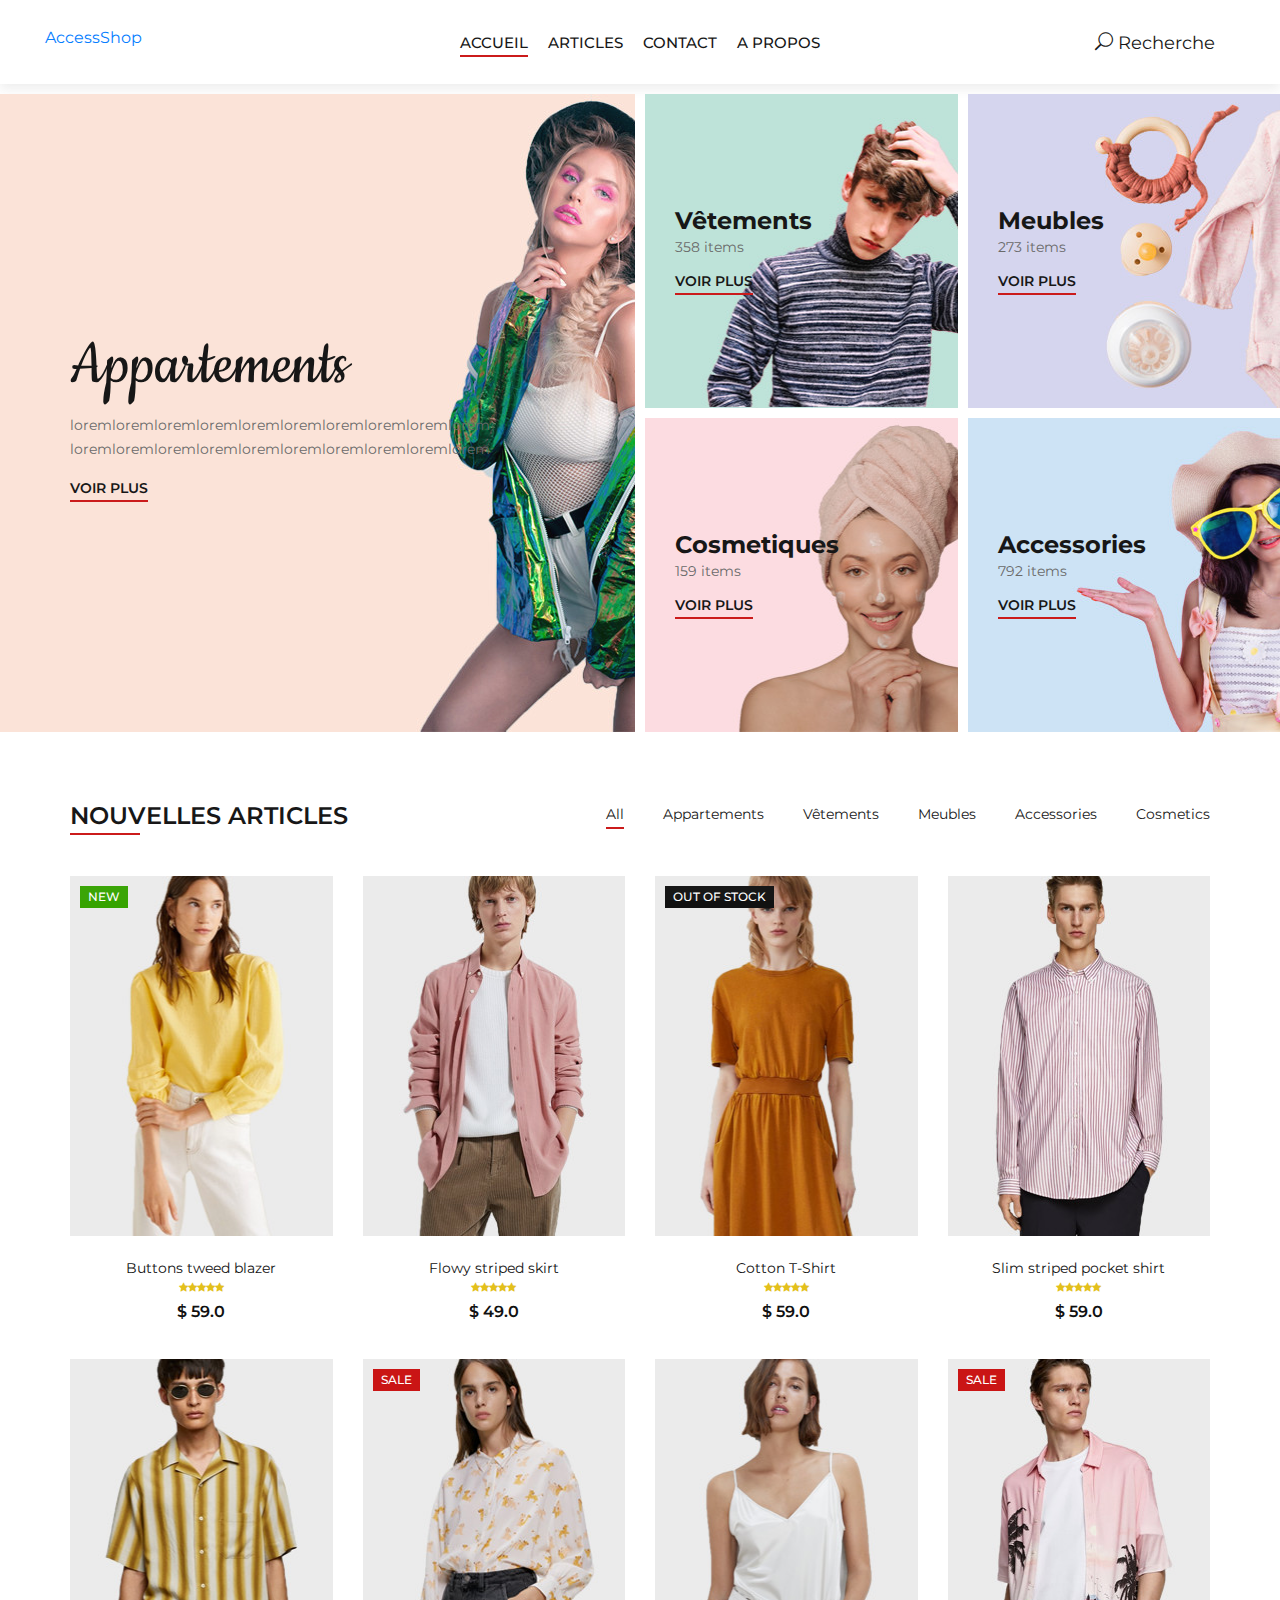
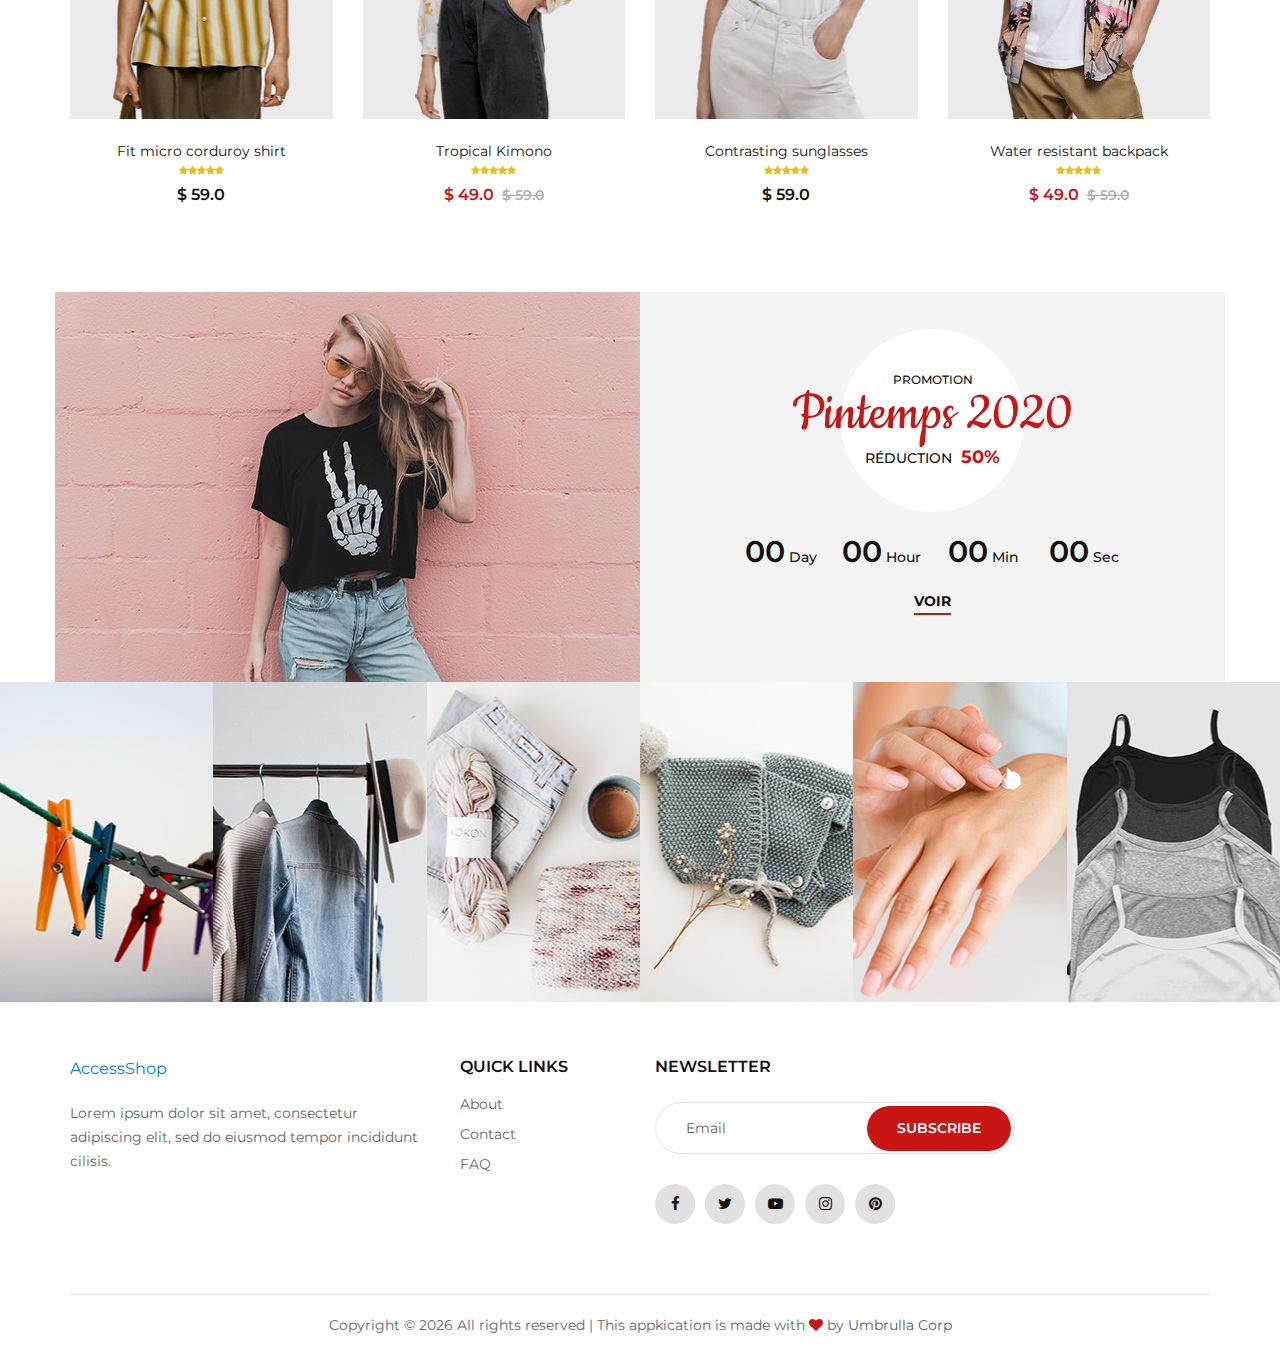
<file: index.html>
<!DOCTYPE html>
<html lang="fr">

<head>
    <meta charset="UTF-8">
    <meta name="viewport" content="width=device-width, initial-scale=1.0">
    <meta http-equiv="X-UA-Compatible" content="ie=edge">
    <title>AccessStore | Accueil</title>

    <!-- Google Font -->
    <link href="https://fonts.googleapis.com/css2?family=Cookie&display=swap" rel="stylesheet">
    <link href="https://fonts.googleapis.com/css2?family=Montserrat:wght@400;500;600;700;800;900&display=swap"
    rel="stylesheet">

    <!-- Css Styles -->
    <link rel="stylesheet" href="css/bootstrap.min.css" type="text/css">
    <link rel="stylesheet" href="css/font-awesome.min.css" type="text/css">
    <link rel="stylesheet" href="css/elegant-icons.css" type="text/css">
    <link rel="stylesheet" href="css/jquery-ui.min.css" type="text/css">
    <link rel="stylesheet" href="css/magnific-popup.css" type="text/css">
    <link rel="stylesheet" href="css/owl.carousel.min.css" type="text/css">
    <link rel="stylesheet" href="css/slicknav.min.css" type="text/css">
    <link rel="stylesheet" href="css/style.css" type="text/css">
</head>

<body>
    <!-- Loader -->
    <div id="preloder">
        <div class="loader"></div>
    </div>

    <!-- Menu Start -->
    <div class="offcanvas-menu-overlay"></div>
    <div class="offcanvas-menu-wrapper">
        <div class="offcanvas__close">+</div>
        <ul class="offcanvas__widget">
       <!--      <li><span class="icon_search search-switch"></span></li>
            <li><a href="#"><span class="icon_heart_alt"></span>
                <div class="tip">2</div>
            </a></li>
            <li><a href="#"><span class="icon_bag_alt"></span>
                <div class="tip">2</div>
            </a></li>
        </ul> -->
        <div class="offcanvas__logo">
            <a href="./index.html">XXX</a>
        </div>
        <div id="mobile-menu-wrap"></div>
        <!-- <div class="offcanvas__auth">
            <a href="#">Connexion</a>
            <a href="#">Inscription</a>
        </div> -->
    </div>
    <!-- Menu End -->

    <!-- NavbBar Start -->
    <header class="header">
        <div class="container-fluid">
            <div class="row">
                <div class="col-xl-3 col-lg-2">
                    <div class="header__logo">
                        <a href="./index.html">AccessShop</a>
                    </div>
                </div>
                <div class="col-xl-6 col-lg-7">
                    <nav class="header__menu">
                        <ul>
                            <li class="active"><a href="./index.html">Accueil</a></li>
                            <li><a href="./shop.html">Articles</a></li>
                            <li><a href="./contact.html">Contact</a></li>
                            <li><a href="./apropos.html">A propos</a></li>
                        </ul>
                    </nav>
                </div>
                <div class="col-lg-3">
                    <div class="header__right">
                        <ul class="header__right__widget">
                            <li class="search-switch">
                                <span class="icon_search"></span>
                                <span>Recherche</span>
                            </li>
                        </ul>
                        <!-- <div class="Log">
                            <a href="#">Connexion</a>
                            <a href="#">Inscription</a>
                        </div> -->
                        
                    </div>
                </div>
            </div>
            <div class="canvas__open">
                <i class="fa fa-bars"></i>
            </div>
        </div>
    </header>
    <!-- NavbBar End -->

    <!-- Categories Start -->
    <section class="categories">
        <div class="container-fluid">
            <div class="row">
                <div class="col-lg-6 p-0">
                    <div class="categories__item categories__large__item set-bg"
                    data-setbg="img/categories/category-1.jpg">
                    <div class="categories__text">
                        <h1>Appartements</h1>
                        <p>loremloremloremloremloremloremloremloremloremlorem
                        loremloremloremloremloremloremloremloremloremlorem</p>
                        <a href="#">Voir plus</a>
                    </div>
                </div>
            </div>
            <div class="col-lg-6">
                <div class="row">
                    <div class="col-lg-6 col-md-6 col-sm-6 p-0">
                        <div class="categories__item set-bg" data-setbg="img/categories/category-2.jpg">
                            <div class="categories__text">
                                <h4>Vêtements</h4>
                                <p>358 items</p>
                                <a href="#">Voir plus</a>
                            </div>
                        </div>
                    </div>
                    <div class="col-lg-6 col-md-6 col-sm-6 p-0">
                        <div class="categories__item set-bg" data-setbg="img/categories/category-3.jpg">
                            <div class="categories__text">
                                <h4>Meubles</h4>
                                <p>273 items</p>
                                <a href="#">Voir plus</a>
                            </div>
                        </div>
                    </div>
                    <div class="col-lg-6 col-md-6 col-sm-6 p-0">
                        <div class="categories__item set-bg" data-setbg="img/categories/category-4.jpg">
                            <div class="categories__text">
                                <h4>Cosmetiques</h4>
                                <p>159 items</p>
                                <a href="#">Voir plus</a>
                            </div>
                        </div>
                    </div>
                    <div class="col-lg-6 col-md-6 col-sm-6 p-0">
                        <div class="categories__item set-bg" data-setbg="img/categories/category-5.jpg">
                            <div class="categories__text">
                                <h4>Accessories</h4>
                                <p>792 items</p>
                                <a href="#">Voir plus</a>
                            </div>
                        </div>
                    </div>
                </div>
            </div>
        </div>
    </section>
    <!-- Categories End -->

    <!-- Product Start -->
    <section class="product spad">
        <div class="container">
            <div class="row">
                <div class="col-lg-4 col-md-4">
                    <div class="section-title">
                        <h4>Nouvelles Articles</h4>
                    </div>
                </div>
                <div class="col-lg-8 col-md-8">
                    <ul class="filter__controls">
                        <li class="active" data-filter="*">All</li>
                        <li data-filter=".women">Appartements</li>
                        <li data-filter=".men">Vêtements</li>
                        <li data-filter=".kid">Meubles</li>
                        <li data-filter=".accessories">Accessories</li>
                        <li data-filter=".cosmetic">Cosmetics</li>
                    </ul>
                </div>
            </div>
            <div class="row property__gallery">
                <div class="col-lg-3 col-md-4 col-sm-6 mix women">
                    <div class="product__item">
                        <div class="product__item__pic set-bg" data-setbg="img/product/product-1.jpg">
                            <div class="label new">New</div>
                            <ul class="product__hover">
                                <li><a href="img/product/product-1.jpg" class="image-popup"><span class="arrow_expand"></span></a></li>
                                <li><a href="#"><span class="icon_bag_alt"></span></a></li>
                            </ul>
                        </div>
                        <div class="product__item__text">
                            <h6><a href="#">Buttons tweed blazer</a></h6>
                            <div class="rating">
                                <i class="fa fa-star"></i>
                                <i class="fa fa-star"></i>
                                <i class="fa fa-star"></i>
                                <i class="fa fa-star"></i>
                                <i class="fa fa-star"></i>
                            </div>
                            <div class="product__price">$ 59.0</div>
                        </div>
                    </div>
                </div>
                <div class="col-lg-3 col-md-4 col-sm-6 mix men">
                    <div class="product__item">
                        <div class="product__item__pic set-bg" data-setbg="img/product/product-2.jpg">
                            <ul class="product__hover">
                                <li><a href="img/product/product-2.jpg" class="image-popup"><span class="arrow_expand"></span></a></li>
                                <li><a href="#"><span class="icon_bag_alt"></span></a></li>
                            </ul>
                        </div>
                        <div class="product__item__text">
                            <h6><a href="#">Flowy striped skirt</a></h6>
                            <div class="rating">
                                <i class="fa fa-star"></i>
                                <i class="fa fa-star"></i>
                                <i class="fa fa-star"></i>
                                <i class="fa fa-star"></i>
                                <i class="fa fa-star"></i>
                            </div>
                            <div class="product__price">$ 49.0</div>
                        </div>
                    </div>
                </div>
                <div class="col-lg-3 col-md-4 col-sm-6 mix accessories">
                    <div class="product__item">
                        <div class="product__item__pic set-bg" data-setbg="img/product/product-3.jpg">
                            <div class="label stockout">out of stock</div>
                            <ul class="product__hover">
                                <li><a href="img/product/product-3.jpg" class="image-popup"><span class="arrow_expand"></span></a></li>
                                <li><a href="#"><span class="icon_bag_alt"></span></a></li>
                            </ul>
                        </div>
                        <div class="product__item__text">
                            <h6><a href="#">Cotton T-Shirt</a></h6>
                            <div class="rating">
                                <i class="fa fa-star"></i>
                                <i class="fa fa-star"></i>
                                <i class="fa fa-star"></i>
                                <i class="fa fa-star"></i>
                                <i class="fa fa-star"></i>
                            </div>
                            <div class="product__price">$ 59.0</div>
                        </div>
                    </div>
                </div>
                <div class="col-lg-3 col-md-4 col-sm-6 mix cosmetic">
                    <div class="product__item">
                        <div class="product__item__pic set-bg" data-setbg="img/product/product-4.jpg">
                            <ul class="product__hover">
                                <li><a href="img/product/product-4.jpg" class="image-popup"><span class="arrow_expand"></span></a></li>
                                <li><a href="#"><span class="icon_bag_alt"></span></a></li>
                            </ul>
                        </div>
                        <div class="product__item__text">
                            <h6><a href="#">Slim striped pocket shirt</a></h6>
                            <div class="rating">
                                <i class="fa fa-star"></i>
                                <i class="fa fa-star"></i>
                                <i class="fa fa-star"></i>
                                <i class="fa fa-star"></i>
                                <i class="fa fa-star"></i>
                            </div>
                            <div class="product__price">$ 59.0</div>
                        </div>
                    </div>
                </div>
                <div class="col-lg-3 col-md-4 col-sm-6 mix kid">
                    <div class="product__item">
                        <div class="product__item__pic set-bg" data-setbg="img/product/product-5.jpg">
                            <ul class="product__hover">
                                <li><a href="img/product/product-5.jpg" class="image-popup"><span class="arrow_expand"></span></a></li>
                                <li><a href="#"><span class="icon_bag_alt"></span></a></li>
                            </ul>
                        </div>
                        <div class="product__item__text">
                            <h6><a href="#">Fit micro corduroy shirt</a></h6>
                            <div class="rating">
                                <i class="fa fa-star"></i>
                                <i class="fa fa-star"></i>
                                <i class="fa fa-star"></i>
                                <i class="fa fa-star"></i>
                                <i class="fa fa-star"></i>
                            </div>
                            <div class="product__price">$ 59.0</div>
                        </div>
                    </div>
                </div>
                <div class="col-lg-3 col-md-4 col-sm-6 mix women men kid accessories cosmetic">
                    <div class="product__item sale">
                        <div class="product__item__pic set-bg" data-setbg="img/product/product-6.jpg">
                            <div class="label sale">Sale</div>
                            <ul class="product__hover">
                                <li><a href="img/product/product-6.jpg" class="image-popup"><span class="arrow_expand"></span></a></li>
                                <li><a href="#"><span class="icon_bag_alt"></span></a></li>
                            </ul>
                        </div>
                        <div class="product__item__text">
                            <h6><a href="#">Tropical Kimono</a></h6>
                            <div class="rating">
                                <i class="fa fa-star"></i>
                                <i class="fa fa-star"></i>
                                <i class="fa fa-star"></i>
                                <i class="fa fa-star"></i>
                                <i class="fa fa-star"></i>
                            </div>
                            <div class="product__price">$ 49.0 <span>$ 59.0</span></div>
                        </div>
                    </div>
                </div>
                <div class="col-lg-3 col-md-4 col-sm-6 mix women men kid accessories cosmetic">
                    <div class="product__item">
                        <div class="product__item__pic set-bg" data-setbg="img/product/product-7.jpg">
                            <ul class="product__hover">
                                <li><a href="img/product/product-7.jpg" class="image-popup"><span class="arrow_expand"></span></a></li>
                                <li><a href="#"><span class="icon_bag_alt"></span></a></li>
                            </ul>
                        </div>
                        <div class="product__item__text">
                            <h6><a href="#">Contrasting sunglasses</a></h6>
                            <div class="rating">
                                <i class="fa fa-star"></i>
                                <i class="fa fa-star"></i>
                                <i class="fa fa-star"></i>
                                <i class="fa fa-star"></i>
                                <i class="fa fa-star"></i>
                            </div>
                            <div class="product__price">$ 59.0</div>
                        </div>
                    </div>
                </div>
                <div class="col-lg-3 col-md-4 col-sm-6 mix women men kid accessories cosmetic">
                    <div class="product__item sale">
                        <div class="product__item__pic set-bg" data-setbg="img/product/product-8.jpg">
                            <div class="label">Sale</div>
                            <ul class="product__hover">
                                <li><a href="img/product/product-8.jpg" class="image-popup"><span class="arrow_expand"></span></a></li>
                                <li><a href="#"><span class="icon_bag_alt"></span></a></li>
                            </ul>
                        </div>
                        <div class="product__item__text">
                            <h6><a href="#">Water resistant backpack</a></h6>
                            <div class="rating">
                                <i class="fa fa-star"></i>
                                <i class="fa fa-star"></i>
                                <i class="fa fa-star"></i>
                                <i class="fa fa-star"></i>
                                <i class="fa fa-star"></i>
                            </div>
                            <div class="product__price">$ 49.0 <span>$ 59.0</span></div>
                        </div>
                    </div>
                </div>
            </div>
        </div>
    </section>
    <!-- Product End -->

    <!-- Discount Start -->
    <section class="discount">
        <div class="container">
            <div class="row">
                <div class="col-lg-6 p-0">
                    <div class="discount__pic">
                        <img src="img/discount.jpg" alt="">
                    </div>
                </div>
                <div class="col-lg-6 p-0">
                    <div class="discount__text">
                        <div class="discount__text__title">
                            <span>Promotion</span>
                            <h2>Pintemps 2020</h2>
                            <h5><span>Réduction</span> 50%</h5>
                        </div>
                        <div class="discount__countdown" id="countdown-time">
                            <div class="countdown__item">
                                <span>22</span>
                                <p>j</p>
                            </div>
                            <div class="countdown__item">
                                <span>18</span>
                                <p>h</p>
                            </div>
                            <div class="countdown__item">
                                <span>46</span>
                                <p>m</p>
                            </div>
                            <div class="countdown__item">
                                <span>05</span>
                                <p>s</p>
                            </div>
                        </div>
                        <a href="#">Voir</a>
                    </div>
                </div>
            </div>
        </div>
    </section>
    <!-- Discount End -->

    <!-- Instagram Begin -->
    <div class="instagram">
        <div class="container-fluid">
            <div class="row">
                <div class="col-lg-2 col-md-4 col-sm-4 p-0">
                    <div class="instagram__item set-bg" data-setbg="img/instagram/insta-1.jpg">
                        <div class="instagram__text">
                            <i class="fa fa-instagram"></i>
                            <a href="#">@ ashion_shop</a>
                        </div>
                    </div>
                </div>
                <div class="col-lg-2 col-md-4 col-sm-4 p-0">
                    <div class="instagram__item set-bg" data-setbg="img/instagram/insta-2.jpg">
                        <div class="instagram__text">
                            <i class="fa fa-instagram"></i>
                            <a href="#">@ ashion_shop</a>
                        </div>
                    </div>
                </div>
                <div class="col-lg-2 col-md-4 col-sm-4 p-0">
                    <div class="instagram__item set-bg" data-setbg="img/instagram/insta-3.jpg">
                        <div class="instagram__text">
                            <i class="fa fa-instagram"></i>
                            <a href="#">@ xxx</a>
                        </div>
                    </div>
                </div>
                <div class="col-lg-2 col-md-4 col-sm-4 p-0">
                    <div class="instagram__item set-bg" data-setbg="img/instagram/insta-4.jpg">
                        <div class="instagram__text">
                            <i class="fa fa-instagram"></i>
                            <a href="#">@ xxx</a>
                        </div>
                    </div>
                </div>
                <div class="col-lg-2 col-md-4 col-sm-4 p-0">
                    <div class="instagram__item set-bg" data-setbg="img/instagram/insta-5.jpg">
                        <div class="instagram__text">
                            <i class="fa fa-instagram"></i>
                            <a href="#">@ xxx</a>
                        </div>
                    </div>
                </div>
                <div class="col-lg-2 col-md-4 col-sm-4 p-0">
                    <div class="instagram__item set-bg" data-setbg="img/instagram/insta-6.jpg">
                        <div class="instagram__text">
                            <i class="fa fa-instagram"></i>
                            <a href="#">@ xxx/a>
                        </div>
                    </div>
                </div>
            </div>
        </div>
    </div>
    <!-- Instagram End -->

   <!-- Footer Start -->
    <footer class="footer">
         <div class="container">
            <div class="row">
                <div class="col-lg-4 col-md-6 col-sm-7">
                    <div class="footer__about">
                        <div class="footer__logo">
                            <a href="./index.html">AccessShop</a>
                        </div>
                        <p>Lorem ipsum dolor sit amet, consectetur adipiscing elit, sed do eiusmod tempor incididunt
                        cilisis.</p>
                        
                    </div>
                </div>
                <div class="col-lg-2 col-md-3 col-sm-5">
                    <div class="footer__widget">
                        <h6>Quick links</h6>
                        <ul>
                            <li><a href="#">About</a></li>
                            <li><a href="#">Contact</a></li>
                            <li><a href="#">FAQ</a></li>
                        </ul>
                    </div>
                </div>
                <div class="col-lg-4 col-md-8 col-sm-8">
                    <div class="footer__newslatter">
                        <h6>NEWSLETTER</h6>
                        <form action="#">
                            <input type="text" placeholder="Email">
                            <button type="submit" class="site-btn">Subscribe</button>
                        </form>
                        <div class="footer__social">
                            <a href="#"><i class="fa fa-facebook"></i></a>
                            <a href="#"><i class="fa fa-twitter"></i></a>
                            <a href="#"><i class="fa fa-youtube-play"></i></a>
                            <a href="#"><i class="fa fa-instagram"></i></a>
                            <a href="#"><i class="fa fa-pinterest"></i></a>
                        </div>
                    </div>
                </div>
            </div>
            <div class="row">
                <div class="col-lg-12">
                    <div class="footer__copyright__text">
                        <p>Copyright &copy; <script>document.write(new Date().getFullYear());</script> All rights reserved | This appkication is made with <i class="fa fa-heart" aria-hidden="true"></i> by <a href="#" target="_blank">Umbrulla Corp</a></p>
                    </div>
                </div>
            </div>
        </div>
    </footer>
    <!-- Footer End -->

<!-- Search Begin -->
<div class="search-model">
    <div class="h-100 d-flex align-items-center justify-content-center">
        <div class="search-close-switch">+</div>
        <form class="search-model-form">
            <input type="text" id="search-input" placeholder="Search here.....">
        </form>
    </div>
</div>
<!-- Search End -->

<!-- Js Plugins -->
<script src="js/jquery-3.3.1.min.js"></script>
<script src="js/bootstrap.min.js"></script>
<script src="js/jquery.magnific-popup.min.js"></script>
<script src="js/jquery-ui.min.js"></script>
<script src="js/mixitup.min.js"></script>
<script src="js/jquery.countdown.min.js"></script>
<script src="js/jquery.slicknav.js"></script>
<script src="js/owl.carousel.min.js"></script>
<script src="js/jquery.nicescroll.min.js"></script>
<script src="js/main.js"></script>
</body>

</html>
</file>
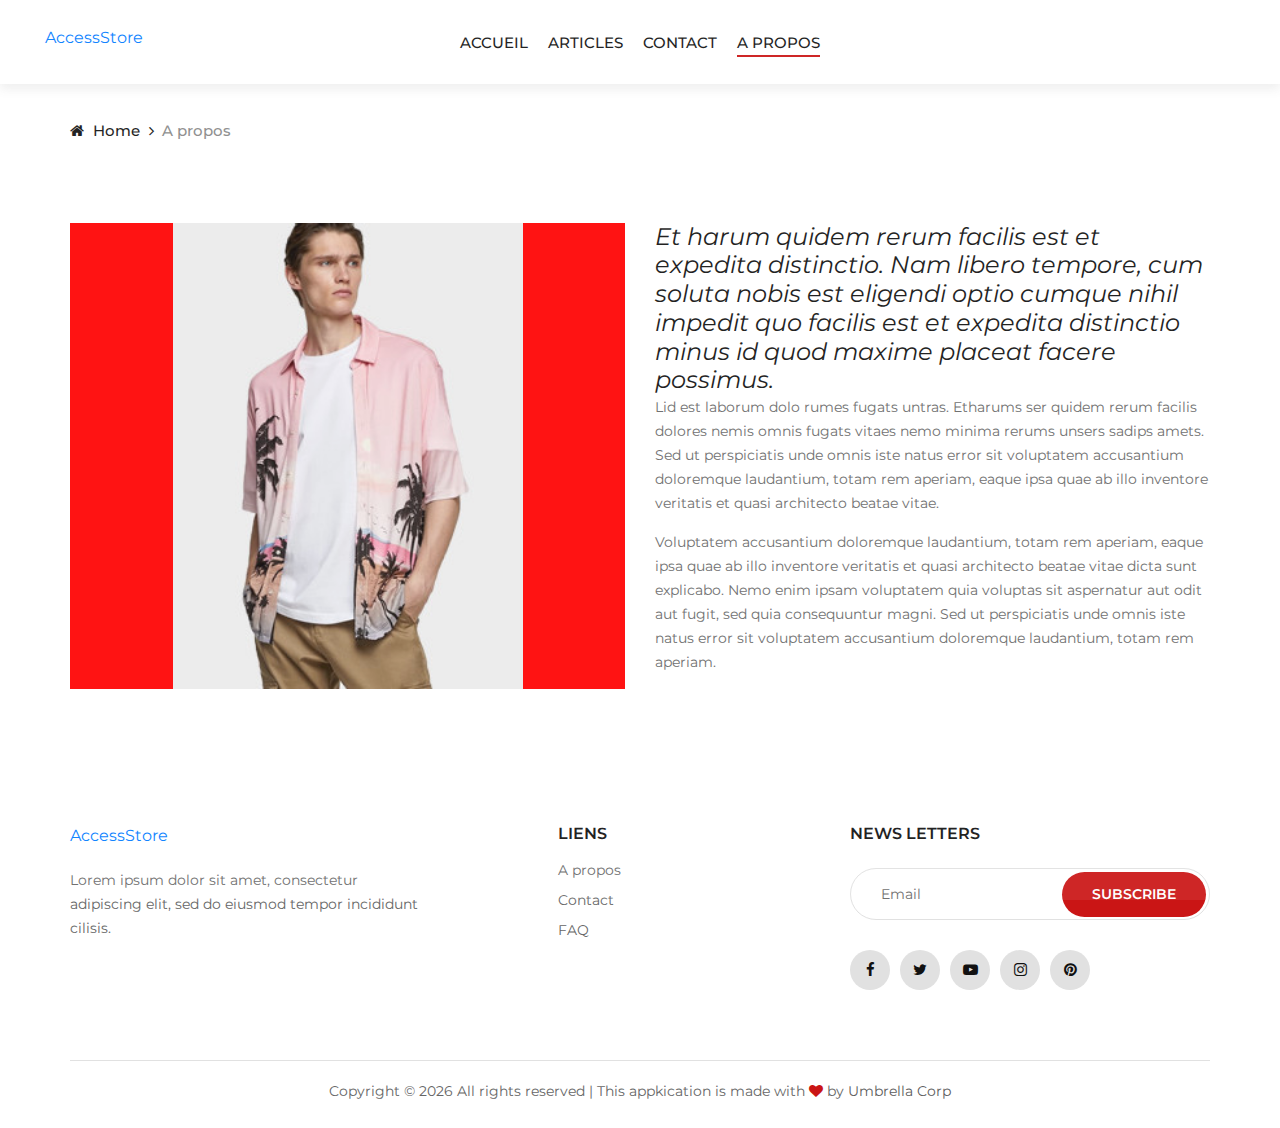
<file: apropos.html>
<!DOCTYPE html>
<html lang="fr">

<head>
    <meta charset="UTF-8">
    <meta name="viewport" content="width=device-width, initial-scale=1.0">
    <meta http-equiv="X-UA-Compatible" content="ie=edge">
    <title>AccessStorep | A propos</title>

    <!-- Google Font -->
    <link href="https://fonts.googleapis.com/css2?family=Cookie&display=swap" rel="stylesheet">
    <link href="https://fonts.googleapis.com/css2?family=Montserrat:wght@400;500;600;700;800;900&display=swap"
        rel="stylesheet">

    <!-- Css Styles -->
    <link rel="stylesheet" href="css/bootstrap.min.css" type="text/css">
    <link rel="stylesheet" href="css/font-awesome.min.css" type="text/css">
    <link rel="stylesheet" href="css/elegant-icons.css" type="text/css">
    <link rel="stylesheet" href="css/jquery-ui.min.css" type="text/css">
    <link rel="stylesheet" href="css/magnific-popup.css" type="text/css">
    <link rel="stylesheet" href="css/owl.carousel.min.css" type="text/css">
    <link rel="stylesheet" href="css/slicknav.min.css" type="text/css">
    <link rel="stylesheet" href="css/style.css" type="text/css">
</head>

<body>
    <!-- Loader -->
    <div id="preloder">
        <div class="loader"></div>
    </div>

    <!-- Menu Start -->
    <div class="offcanvas-menu-overlay"></div>
    <div class="offcanvas-menu-wrapper">
        <div class="offcanvas__close">+</div>
        <ul class="offcanvas__widget">
            <!--      <li><span class="icon_search search-switch"></span></li>
            <li><a href="#"><span class="icon_heart_alt"></span>
                <div class="tip">2</div>
            </a></li>
            <li><a href="#"><span class="icon_bag_alt"></span>
                <div class="tip">2</div>
            </a></li>
        </ul> -->
            <div class="offcanvas__logo">
                <a href="./index.html">XXX</a>
            </div>
            <div id="mobile-menu-wrap"></div>
            <!-- <div class="offcanvas__auth">
                <a href="#">Connexion</a>
                <a href="#">Inscription</a>
            </div> -->
    </div>
    <!-- Menu End -->

    <!-- NavbBar Start -->
    <header class="header">
        <div class="container-fluid">
            <div class="row">
                <div class="col-xl-3 col-lg-2">
                    <div class="header__logo">
                        <a href="./index.html">AccessStore</a>
                    </div>
                </div>
                <div class="col-xl-6 col-lg-7">
                    <nav class="header__menu">
                        <ul>
                            <li><a href="./index.html">Accueil</a></li>
                            <li><a href="./shop.html">Articles</a></li>
                            <li><a href="./contact.html">Contact</a></li>
                            <li class="active"><a href="./apropos.html">A propos</a></li>
                        </ul>
                    </nav>
                </div>
                <div class="col-lg-3">
                    <div class="header__right">
                        <!-- <div class="Log">
                            <a href="#">Connexion</a>
                            <a href="#">Inscription</a>
                        </div> -->

                    </div>
                </div>
            </div>
            <div class="canvas__open">
                <i class="fa fa-bars"></i>
            </div>
        </div>
    </header>
    <!-- NavbBar End -->


    <!-- Breadcrumb Begin -->
    <div class="breadcrumb-option">
        <div class="container">
            <div class="row">
                <div class="col-lg-12">
                    <div class="breadcrumb__links">
                        <a href="./index.html"><i class="fa fa-home"></i> Home</a>
                        <span>A propos</span>
                    </div>
                </div>
            </div>
        </div>
    </div>
    <!-- Breadcrumb End -->

    <!-- Contact Section Begin -->
    <section class="contact spad">
        <div class="container">
            <div class="row">
                <div class="col-lg-6 col-md-6">
                    <div class="fondateur">
                        
                    </div>
                </div>
                <div class="col-lg-6 col-md-6">
                    <div class="Abouttxt">
                        <h4>
                            <em>Et harum quidem rerum facilis est et expedita distinctio. Nam libero tempore, cum soluta nobis est eligendi
                                optio cumque nihil impedit quo facilis est et expedita distinctio minus id quod maxime placeat facere
                                possimus.</em>
                        </h4>
                        <p>Lid est laborum dolo rumes fugats untras. Etharums ser quidem rerum facilis dolores nemis omnis fugats vitaes nemo
                            minima rerums unsers sadips amets. Sed ut perspiciatis unde omnis iste natus error sit voluptatem accusantium
                            doloremque laudantium, totam rem aperiam, eaque ipsa quae ab illo inventore veritatis et quasi architecto beatae
                            vitae.</p>
                        <p>Voluptatem accusantium doloremque laudantium, totam rem aperiam, eaque ipsa quae ab illo inventore veritatis et quasi
                            architecto beatae vitae dicta sunt explicabo. Nemo enim ipsam voluptatem quia voluptas sit aspernatur
                            aut odit aut fugit, sed quia consequuntur magni. Sed ut perspiciatis unde omnis iste natus error sit voluptatem
                            accusantium doloremque laudantium, totam rem aperiam.</p>
                    </div>
                </div>
            </div>
            <!-- <div class="clearfix"></div>
            <div class="row">
                <div class="col-lg-6 col-md-6">
                    <div class="Abouttxt">
                        <h4>
                            <em>Et harum quidem rerum facilis est et expedita distinctio. Nam libero tempore, cum soluta nobis est
                                eligendi
                                optio cumque nihil impedit quo facilis est et expedita distinctio minus id quod maxime placeat
                                facere
                                possimus.</em>
                        </h4>
                        <p>Lid est laborum dolo rumes fugats untras. Etharums ser quidem rerum facilis dolores nemis omnis fugats
                            vitaes nemo
                            minima rerums unsers sadips amets. Sed ut perspiciatis unde omnis iste natus error sit voluptatem
                            accusantium
                            doloremque laudantium, totam rem aperiam, eaque ipsa quae ab illo inventore veritatis et quasi
                            architecto beatae
                            vitae.</p>
                        <p>Voluptatem accusantium doloremque laudantium, totam rem aperiam, eaque ipsa quae ab illo inventore
                            veritatis et quasi
                            architecto beatae vitae dicta sunt explicabo. Nemo enim ipsam voluptatem quia voluptas sit aspernatur
                            aut odit aut fugit, sed quia consequuntur magni. Sed ut perspiciatis unde omnis iste natus error sit
                            voluptatem
                            accusantium doloremque laudantium, totam rem aperiam.</p>
                    </div>
                </div>
                <div class="col-lg-6 col-md-6">
                    <div class="fondateur">
                
                    </div>
                </div>
            </div>  -->
        </div>
    </div>
</section>
<!-- Contact Section End -->

<!-- Footer Start -->
<footer class="footer">
    <div class="container">
        <div class="row foot">
            <div class="col-lg-4 col-md-6 col-sm-7">
                <div class="footer__about">
                    <div class="footer__logo">
                        <a href="./index.html">AccessStore</a>
                    </div>
                    <p>Lorem ipsum dolor sit amet, consectetur adipiscing elit, sed do eiusmod tempor incididunt
                        cilisis.</p>

                </div>
            </div>
            <div class="col-lg-2 col-md-3 col-sm-5">
                <div class="footer__widget">
                    <h6>Liens</h6>
                    <ul>
                        <li><a href="./apropos.html">A propos</a></li>
                        <li><a href="./contact.html">Contact</a></li>
                        <li><a href="#">FAQ</a></li>
                    </ul>
                </div>
            </div>
            <div class="col-lg-4 col-md-8 col-sm-8">
                <div class="footer__newslatter">
                    <h6>News letters</h6>
                    <form action="#">
                        <input type="text" placeholder="Email">
                        <button type="submit" class="site-btn">Subscribe</button>
                    </form>
                    <div class="footer__social">
                        <a href="#"><i class="fa fa-facebook"></i></a>
                        <a href="#"><i class="fa fa-twitter"></i></a>
                        <a href="#"><i class="fa fa-youtube-play"></i></a>
                        <a href="#"><i class="fa fa-instagram"></i></a>
                        <a href="#"><i class="fa fa-pinterest"></i></a>
                    </div>
                </div>
            </div>
        </div>
        <div class="row">
            <div class="col-lg-12">
                <div class="footer__copyright__text">
                    <p>Copyright &copy;
                        <script>document.write(new Date().getFullYear());</script> All rights reserved | This
                        appkication is made with <i class="fa fa-heart" aria-hidden="true"></i> by <a href="#"
                            target="_blank">Umbrella Corp</a></p>
                </div>
            </div>
        </div>
    </div>
</footer>
<!-- Footer End -->

<!-- Js Plugins -->
<script src="js/jquery-3.3.1.min.js"></script>
<script src="js/bootstrap.min.js"></script>
<script src="js/jquery.magnific-popup.min.js"></script>
<script src="js/jquery-ui.min.js"></script>
<script src="js/mixitup.min.js"></script>
<script src="js/jquery.countdown.min.js"></script>
<script src="js/jquery.slicknav.js"></script>
<script src="js/owl.carousel.min.js"></script>
<script src="js/jquery.nicescroll.min.js"></script>
<script src="js/main.js"></script>
</body>

</html>
</file>
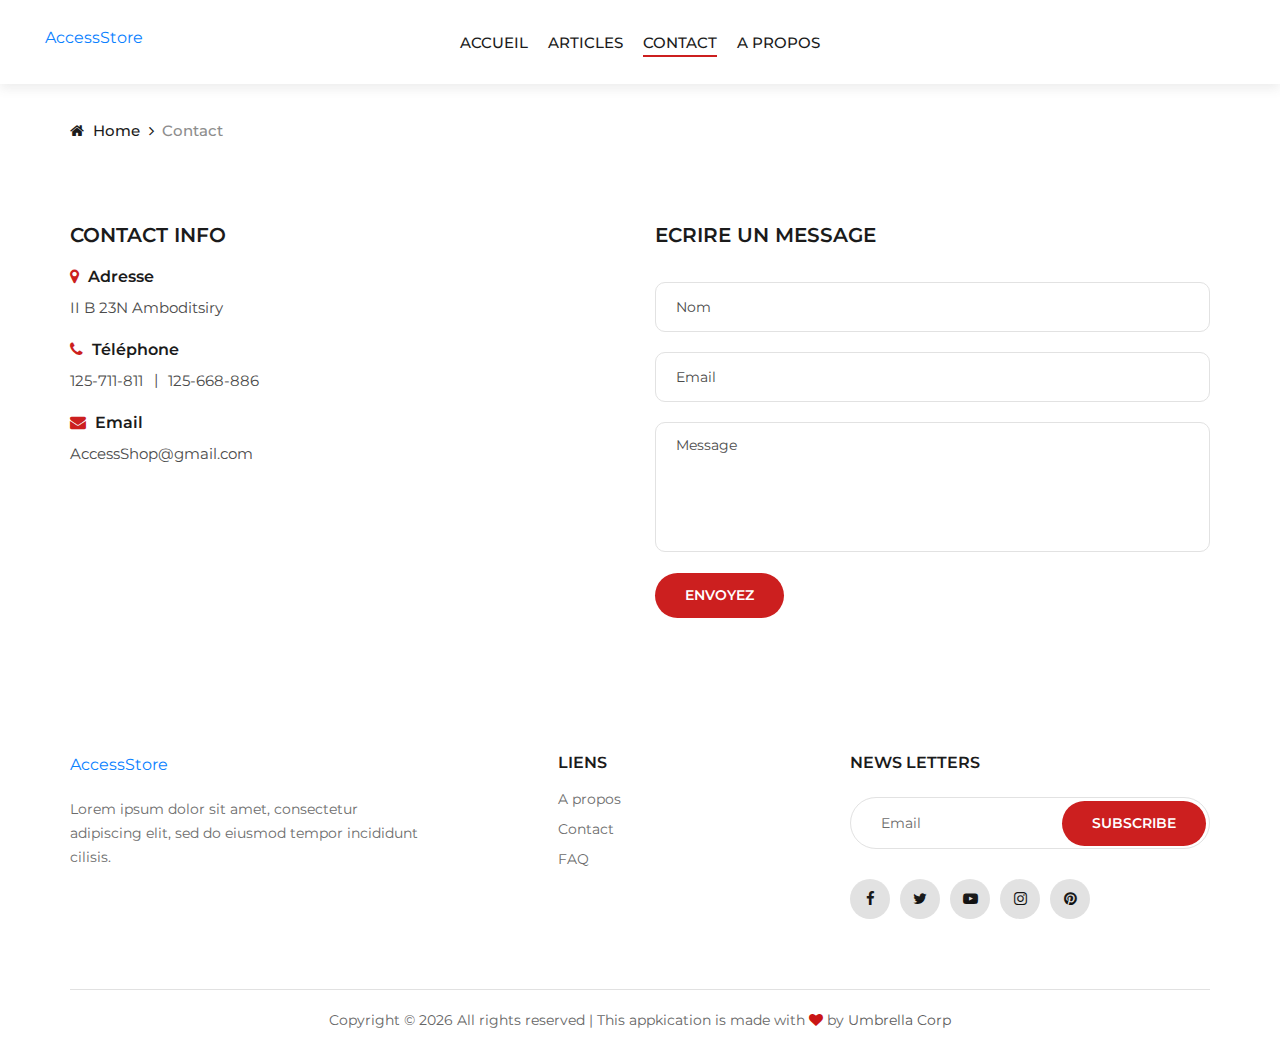
<file: contact.html>
<!DOCTYPE html>
<html lang="fr">

<head>
    <meta charset="UTF-8">
    <meta name="viewport" content="width=device-width, initial-scale=1.0">
    <meta http-equiv="X-UA-Compatible" content="ie=edge">
    <title>AccessStore | Contact</title>

    <!-- Google Font -->
    <link href="https://fonts.googleapis.com/css2?family=Cookie&display=swap" rel="stylesheet">
    <link href="https://fonts.googleapis.com/css2?family=Montserrat:wght@400;500;600;700;800;900&display=swap"
        rel="stylesheet">

    <!-- Css Styles -->
    <link rel="stylesheet" href="css/bootstrap.min.css" type="text/css">
    <link rel="stylesheet" href="css/font-awesome.min.css" type="text/css">
    <link rel="stylesheet" href="css/elegant-icons.css" type="text/css">
    <link rel="stylesheet" href="css/jquery-ui.min.css" type="text/css">
    <link rel="stylesheet" href="css/magnific-popup.css" type="text/css">
    <link rel="stylesheet" href="css/owl.carousel.min.css" type="text/css">
    <link rel="stylesheet" href="css/slicknav.min.css" type="text/css">
    <link rel="stylesheet" href="css/style.css" type="text/css">
</head>

<body>
    <!-- Loader -->
    <div id="preloder">
        <div class="loader"></div>
    </div>

    <!-- Menu Start -->
    <div class="offcanvas-menu-overlay"></div>
    <div class="offcanvas-menu-wrapper">
        <div class="offcanvas__close">+</div>
        <ul class="offcanvas__widget">
            <!--      <li><span class="icon_search search-switch"></span></li>
            <li><a href="#"><span class="icon_heart_alt"></span>
                <div class="tip">2</div>
            </a></li>
            <li><a href="#"><span class="icon_bag_alt"></span>
                <div class="tip">2</div>
            </a></li>
        </ul> -->
            <div class="offcanvas__logo">
                <a href="./index.html">XXX</a>
            </div>
            <div id="mobile-menu-wrap"></div>
            <!-- <div class="offcanvas__auth">
                <a href="#">Connexion</a>
                <a href="#">Inscription</a>
            </div> -->
    </div>
    <!-- Menu End -->

    <!-- NavbBar Start -->
    <header class="header">
        <div class="container-fluid">
            <div class="row">
                <div class="col-xl-3 col-lg-2">
                    <div class="header__logo">
                        <a href="./index.html">AccessStore</a>
                    </div>
                </div>
                <div class="col-xl-6 col-lg-7">
                    <nav class="header__menu">
                        <ul>
                            <li><a href="./index.html">Accueil</a></li>
                            <li><a href="./shop.html">Articles</a></li>
                            <li class="active"><a href="./contact.html">Contact</a></li>
                            <li><a href="./apropos.html">A propos</a></li>
                        </ul>
                    </nav>
                </div>
                <div class="col-lg-3">
                    <div class="header__right">
                        <!-- <div class="Log">
                            <a href="#">Connexion</a>
                            <a href="#">Inscription</a>
                        </div> -->

                    </div>
                </div>
            </div>
            <div class="canvas__open">
                <i class="fa fa-bars"></i>
            </div>
        </div>
    </header>
    <!-- NavbBar End -->


    <!-- Breadcrumb Begin -->
    <div class="breadcrumb-option">
        <div class="container">
            <div class="row">
                <div class="col-lg-12">
                    <div class="breadcrumb__links">
                        <a href="./index.html"><i class="fa fa-home"></i> Home</a>
                        <span>Contact</span>
                    </div>
                </div>
            </div>
        </div>
    </div>
    <!-- Breadcrumb End -->

    <!-- Contact Section Begin -->
    <section class="contact spad">
        <div class="container">
            <div class="row">
                <div class="col-lg-6 col-md-6">
                    <div class="contact__content">
                        <div class="contact__address">
                            <h5>Contact info</h5>
                            <ul>
                                <li>
                                    <h6><i class="fa fa-map-marker"></i> Adresse</h6>
                                    <p>II B 23N Amboditsiry</p>
                                </li>
                                <li>
                                    <h6><i class="fa fa-phone"></i> Téléphone</h6>
                                    <p><span>125-711-811</span><span>125-668-886</span></p>
                                </li>
                                <li>
                                    <h6><i class="fa fa-envelope"></i> Email</h6>
                                    <p>AccessShop@gmail.com</p>
                                </li>
                            </ul>
                        </div>
                        
                    </div>
                </div>
                <div class="col-lg-6 col-md-6">
                    <div class="contact__form">
                        <h5>ECRIRE UN MESSAGE</h5>
                        <form action="#">
                            <input type="text" placeholder="Nom">
                            <input type="text" placeholder="Email">
                            <textarea placeholder="Message"></textarea>
                            <button type="submit" class="site-btn">Envoyez</button>
                        </form>
                    </div>
                </div>
            </div>
            <!-- <div class="row">
                <div class="contact__map">
                    <iframe
                        src="https://www.google.com/maps/embed?pb=!1m18!1m12!1m3!1d48158.305462977965!2d-74.13283844036356!3d41.02757295168286!2m3!1f0!2f0!3f0!3m2!1i1024!2i768!4f13.1!3m3!1m2!1s0x89c2e440473470d7%3A0xcaf503ca2ee57958!2sSaddle%20River%2C%20NJ%2007458%2C%20USA!5e0!3m2!1sen!2sbd!4v1575917275626!5m2!1sen!2sbd"
                        height="780" style="border:0" allowfullscreen="">
                    </iframe>
            </div> -->
        </div>
    </div>
</section>
<!-- Contact Section End -->

<!-- Footer Start -->
<footer class="footer">
    <div class="container">
        <div class="row foot">
            <div class="col-lg-4 col-md-6 col-sm-7">
                <div class="footer__about">
                    <div class="footer__logo">
                        <a href="./index.html">AccessStore</a>
                    </div>
                    <p>Lorem ipsum dolor sit amet, consectetur adipiscing elit, sed do eiusmod tempor incididunt
                        cilisis.</p>

                </div>
            </div>
            <div class="col-lg-2 col-md-3 col-sm-5">
                <div class="footer__widget">
                    <h6>Liens</h6>
                    <ul>
                        <li><a href="./apropos.html">A propos</a></li>
                        <li><a href="./contact.html">Contact</a></li>
                        <li><a href="#">FAQ</a></li>
                    </ul>
                </div>
            </div>
            <div class="col-lg-4 col-md-8 col-sm-8">
                <div class="footer__newslatter">
                    <h6>News letters</h6>
                    <form action="#">
                        <input type="text" placeholder="Email">
                        <button type="submit" class="site-btn">Subscribe</button>
                    </form>
                    <div class="footer__social">
                        <a href="#"><i class="fa fa-facebook"></i></a>
                        <a href="#"><i class="fa fa-twitter"></i></a>
                        <a href="#"><i class="fa fa-youtube-play"></i></a>
                        <a href="#"><i class="fa fa-instagram"></i></a>
                        <a href="#"><i class="fa fa-pinterest"></i></a>
                    </div>
                </div>
            </div>
        </div>
        <div class="row">
            <div class="col-lg-12">
                <div class="footer__copyright__text">
                    <p>Copyright &copy;
                        <script>document.write(new Date().getFullYear());</script> All rights reserved | This
                        appkication is made with <i class="fa fa-heart" aria-hidden="true"></i> by <a href="#"
                            target="_blank">Umbrella Corp</a></p>
                </div>
            </div>
        </div>
    </div>
</footer>
<!-- Footer End -->

<!-- Js Plugins -->
<script src="js/jquery-3.3.1.min.js"></script>
<script src="js/bootstrap.min.js"></script>
<script src="js/jquery.magnific-popup.min.js"></script>
<script src="js/jquery-ui.min.js"></script>
<script src="js/mixitup.min.js"></script>
<script src="js/jquery.countdown.min.js"></script>
<script src="js/jquery.slicknav.js"></script>
<script src="js/owl.carousel.min.js"></script>
<script src="js/jquery.nicescroll.min.js"></script>
<script src="js/main.js"></script>
</body>

</html>
</file>
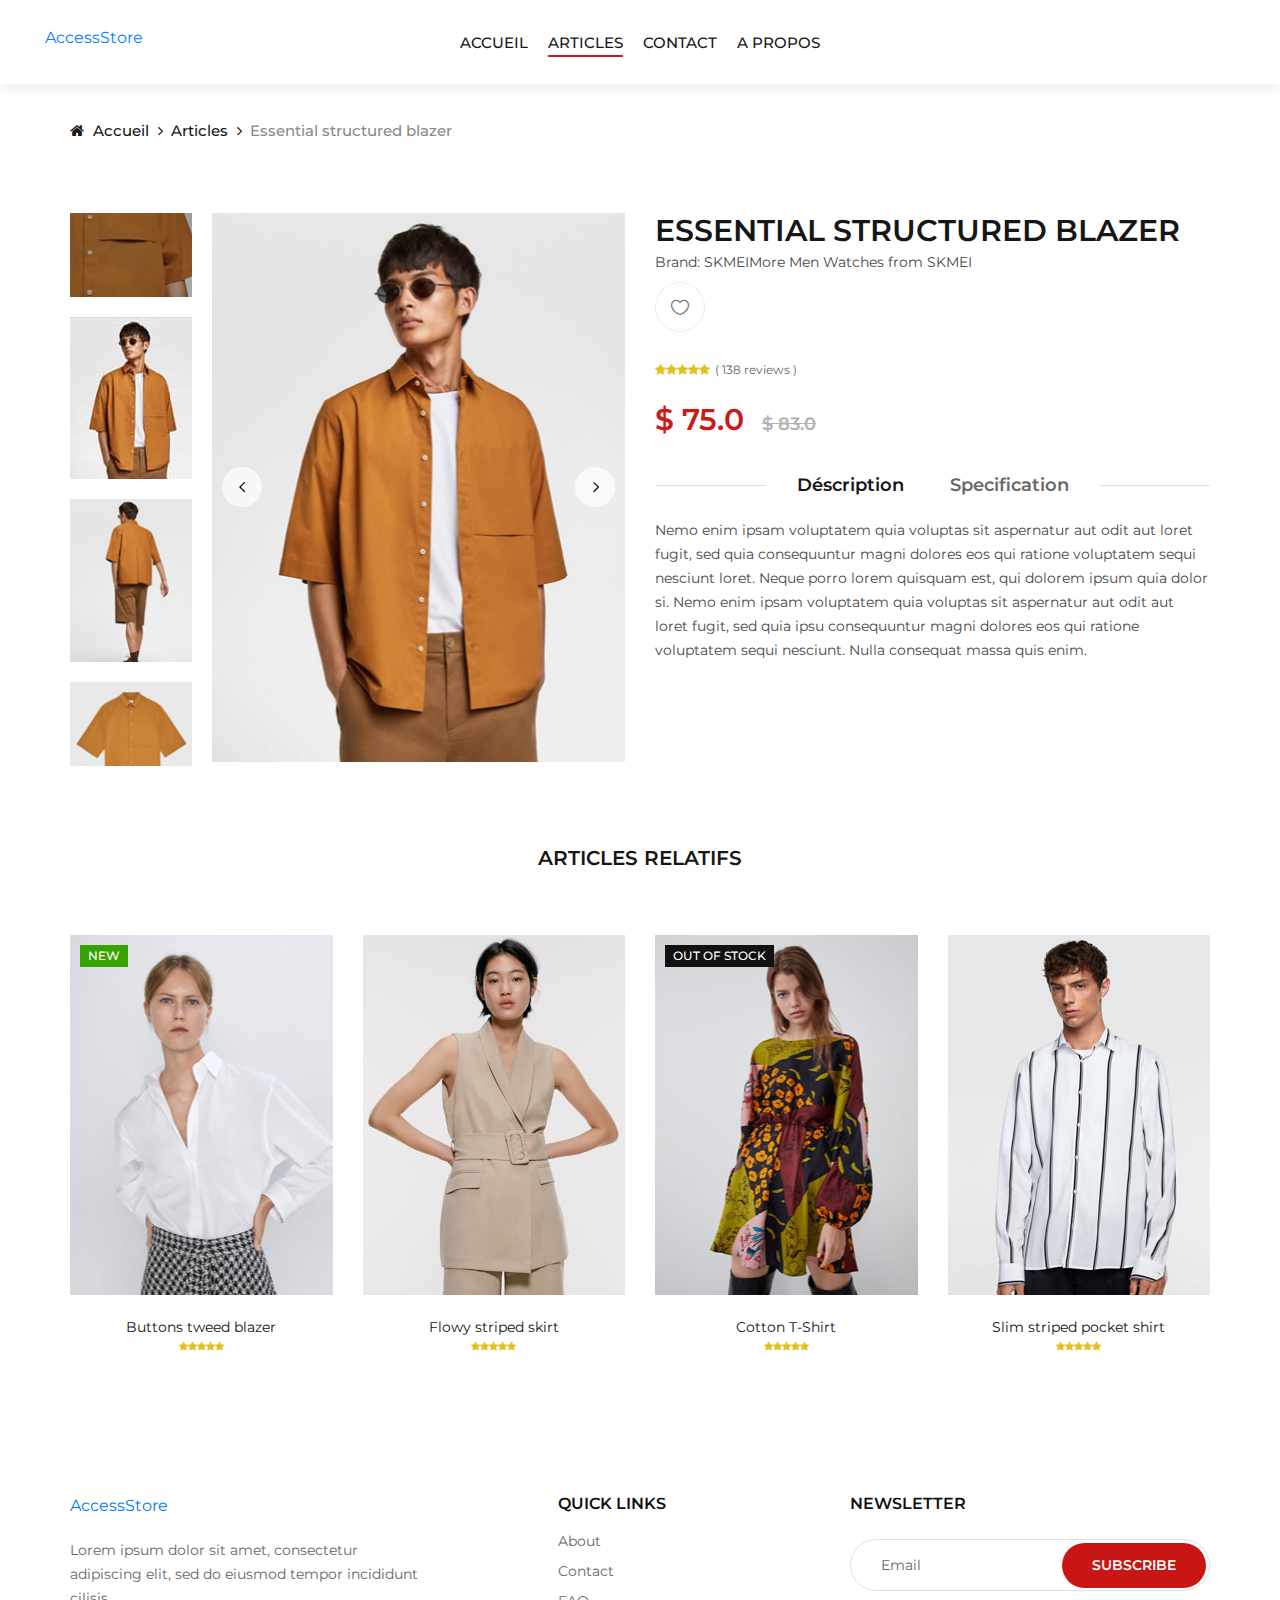
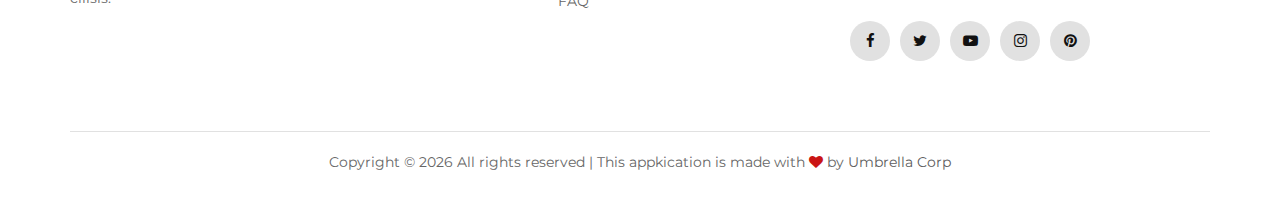
<file: product-details.html>
<!DOCTYPE html>
<html lang="fr">

<head>
    <meta charset="UTF-8">
    <meta name="viewport" content="width=device-width, initial-scale=1.0">
    <meta http-equiv="X-UA-Compatible" content="ie=edge">
    <title>AccessShop | Articles</title>

    <!-- Google Font -->
    <link href="https://fonts.googleapis.com/css2?family=Cookie&display=swap" rel="stylesheet">
    <link href="https://fonts.googleapis.com/css2?family=Montserrat:wght@400;500;600;700;800;900&display=swap"
        rel="stylesheet">

    <!-- Css Styles -->
    <link rel="stylesheet" href="css/bootstrap.min.css" type="text/css">
    <link rel="stylesheet" href="css/font-awesome.min.css" type="text/css">
    <link rel="stylesheet" href="css/elegant-icons.css" type="text/css">
    <link rel="stylesheet" href="css/jquery-ui.min.css" type="text/css">
    <link rel="stylesheet" href="css/magnific-popup.css" type="text/css">
    <link rel="stylesheet" href="css/owl.carousel.min.css" type="text/css">
    <link rel="stylesheet" href="css/slicknav.min.css" type="text/css">
    <link rel="stylesheet" href="css/style.css" type="text/css">
</head>

<body>
    <!-- Loader -->
    <div id="preloder">
        <div class="loader"></div>
    </div>

    <!-- Menu Start -->
    <div class="offcanvas-menu-overlay"></div>
    <div class="offcanvas-menu-wrapper">
        <div class="offcanvas__close">+</div>
        <ul class="offcanvas__widget">
            <!--      <li><span class="icon_search search-switch"></span></li>
            <li><a href="#"><span class="icon_heart_alt"></span>
                <div class="tip">2</div>
            </a></li>
            <li><a href="#"><span class="icon_bag_alt"></span>
                <div class="tip">2</div>
            </a></li>
        </ul> -->
            <div class="offcanvas__logo">
                <a href="./index.html">XXX</a>
            </div>
            <div id="mobile-menu-wrap"></div>
            <!-- <div class="offcanvas__auth">
                <a href="#">Connexion</a>
                <a href="#">Inscription</a>
            </div> -->
    </div>
    <!-- Menu End -->

    <!-- NavbBar Start -->
    <header class="header">
        <div class="container-fluid">
            <div class="row">
                <div class="col-xl-3 col-lg-2">
                    <div class="header__logo">
                        <a href="./index.html">AccessStore</a>
                    </div>
                </div>
                <div class="col-xl-6 col-lg-7">
                    <nav class="header__menu">
                        <ul>
                            <li><a href="./index.html">Accueil</a></li>
                            <li class="active"><a href="./shop.html">Articles</a></li>
                            <li><a href="./contact.html">Contact</a></li>
                            <li><a href="./apropos.html">A propos</a></li>
                        </ul>
                    </nav>
                </div>
                <div class="col-lg-3">
                    <div class="header__right">
                        
                        <!-- <div class="Log">
                            <a href="#">Connexion</a>
                            <a href="#">Inscription</a>
                        </div> -->

                    </div>
                </div>
            </div>
            <div class="canvas__open">
                <i class="fa fa-bars"></i>
            </div>
        </div>
    </header>
    <!-- NavbBar End -->

    <!-- Breadcrumb Begin -->
    <div class="breadcrumb-option">
        <div class="container">
            <div class="row">
                <div class="col-lg-12">
                    <div class="breadcrumb__links">
                        <a href="./index.html"><i class="fa fa-home"></i> Accueil</a>
                        <a href="#">Articles</a>
                        <span>Essential structured blazer</span>
                    </div>
                </div>
            </div>
        </div>
    </div>
    <!-- Breadcrumb End -->

    <!-- Product Details Section Begin -->
    <section class="product-details spad">
        <div class="container">
            <div class="row">
                <div class="col-lg-6">
                    <div class="product__details__pic">
                        <div class="product__details__pic__left product__thumb nice-scroll">
                            <a class="pt active" href="#product-1">
                                <img src="img/product/details/thumb-1.jpg" alt="">
                            </a>
                            <a class="pt" href="#product-2">
                                <img src="img/product/details/thumb-2.jpg" alt="">
                            </a>
                            <a class="pt" href="#product-3">
                                <img src="img/product/details/thumb-3.jpg" alt="">
                            </a>
                            <a class="pt" href="#product-4">
                                <img src="img/product/details/thumb-4.jpg" alt="">
                            </a>
                        </div>
                        <div class="product__details__slider__content">
                            <div class="product__details__pic__slider owl-carousel">
                                <img data-hash="product-1" class="product__big__img" src="img/product/details/product-1.jpg" alt="">
                                <img data-hash="product-2" class="product__big__img" src="img/product/details/product-3.jpg" alt="">
                                <img data-hash="product-3" class="product__big__img" src="img/product/details/product-2.jpg" alt="">
                                <img data-hash="product-4" class="product__big__img" src="img/product/details/product-4.jpg" alt="">
                            </div>
                        </div>  
                    </div>
                </div>
                <div class="col-lg-6">
                    <div class="product__details__text">
                        <h3>Essential structured blazer <span>Brand: SKMEIMore Men Watches from SKMEI</span></h3>
                        <div class="product__details__button" s>
                            <ul>
                                <li><a href="#"><span class="icon_heart_alt"></span></a></li>
                            </ul>
                        </div>
                        <div class="rating">
                            <i class="fa fa-star"></i>
                            <i class="fa fa-star"></i>
                            <i class="fa fa-star"></i>
                            <i class="fa fa-star"></i>
                            <i class="fa fa-star"></i>
                            <span>( 138 reviews )</span>
                        </div>
                        <div class="product__details__price">
                            $ 75.0 <span>$ 83.0</span>
                        </div>
     <!-- <a href="#"><span class="icon_heart_alt"></span></a> -->
                        <div class="product__details__tab">
                            <ul class="nav nav-tabs" role="tablist">
                                <li class="nav-item">
                                    <a class="nav-link active" data-toggle="tab" href="#tabs-1" role="tab">Déscription</a>
                                </li>
                               <li class="nav-item">
                                    <a class="nav-link" data-toggle="tab" href="#tabs-2" role="tab">Specification</a>
                                </li>
                                                        <!-- <li class="nav-item">
                                                            <a class="nav-link" data-toggle="tab" href="#tabs-3" role="tab">Reviews ( 2 )</a>
                                                        </li> -->
                            </ul>
                            <div class="tab-content">
                                <div class="tab-pane active" id="tabs-1" role="tabpanel">
                                    <p>Nemo enim ipsam voluptatem quia voluptas sit aspernatur aut odit aut loret fugit, sed
                                        quia consequuntur magni dolores eos qui ratione voluptatem sequi nesciunt loret.
                                        Neque porro lorem quisquam est, qui dolorem ipsum quia dolor si. Nemo enim ipsam
                                        voluptatem quia voluptas sit aspernatur aut odit aut loret fugit, sed quia ipsu
                                        consequuntur magni dolores eos qui ratione voluptatem sequi nesciunt. Nulla
                                        consequat massa quis enim.</p>
                                    
                                </div>
                                <div class="tab-pane" id="tabs-2" role="tabpanel">
                                    <div class="product__details__widget">
                                        <ul>
                                    
                                            <li>
                                                <span>Couleur disponible:</span>
                                                <div class="color__checkbox">
                                                    <label for="red">
                                                        <input type="radio" name="color__radio" id="red" checked>
                                                        <span class="checkmark"></span>
                                                    </label>
                                                    <label for="black">
                                                        <input type="radio" name="color__radio" id="black">
                                                        <span class="checkmark black-bg"></span>
                                                    </label>
                                                    <label for="grey">
                                                        <input type="radio" name="color__radio" id="grey">
                                                        <span class="checkmark grey-bg"></span>
                                                    </label>
                                                </div>
                                            </li>
                                            <li>
                                                <span>Taille disponible:</span>
                                                <div class="size__btn">
                                                    <label for="xs-btn" class="active">
                                                        <input type="radio" id="xs-btn">
                                                        xs
                                                    </label>
                                                    <label for="s-btn">
                                                        <input type="radio" id="s-btn">
                                                        s
                                                    </label>
                                                    <label for="m-btn">
                                                        <input type="radio" id="m-btn">
                                                        m
                                                    </label>
                                                    <label for="l-btn">
                                                        <input type="radio" id="l-btn">
                                                        l
                                                    </label>
                                                </div>
                                            </li>
                                            <li>
                                                <span>Promotions:</span>
                                                <p>Free shipping</p>
                                            </li>
                                        </ul>
                                    </div>
                                </div>
                                <!--<div class="tab-pane" id="tabs-3" role="tabpanel">
                                    <h6>Reviews ( 2 )</h6>
                                    <p>Nemo enim ipsam voluptatem quia voluptas sit aspernatur aut odit aut loret fugit, sed
                                        quia consequuntur magni dolores eos qui ratione voluptatem sequi nesciunt loret.
                                        Neque porro lorem quisquam est, qui dolorem ipsum quia dolor si. Nemo enim ipsam
                                        voluptatem quia voluptas sit aspernatur aut odit aut loret fugit, sed quia ipsu
                                        consequuntur magni dolores eos qui ratione voluptatem sequi nesciunt. Nulla
                                        consequat massa quis enim.</p>
                                    <p>Lorem ipsum dolor sit amet, consectetuer adipiscing elit. Aenean commodo ligula eget
                                        dolor. Aenean massa. Cum sociis natoque penatibus et magnis dis parturient montes,
                                        nascetur ridiculus mus. Donec quam felis, ultricies nec, pellentesque eu, pretium
                                        quis, sem.</p>
                                </div> -->
                            </div>
                        </div>
                       
                    </div>
                </div>
            </div>
            <div class="row">
                <div class="col-lg-12 text-center">
                    <div class="related__title">
                        <h5>ARTICLES RELATIFS</h5>
                    </div>
                </div>
                <div class="col-lg-3 col-md-4 col-sm-6">
                    <div class="product__item">
                        <div class="product__item__pic set-bg" data-setbg="img/product/related/rp-1.jpg">
                            <div class="label new">New</div>
                            <ul class="product__hover">
                                <li><a href="img/product/related/rp-1.jpg" class="image-popup"><span class="arrow_expand"></span></a></li>
                                <li><a href="#"><span class="icon_bag_alt"></span></a></li>
                            </ul>
                        </div>
                        <div class="product__item__text">
                            <h6><a href="#">Buttons tweed blazer</a></h6>
                            <div class="rating">
                                <i class="fa fa-star"></i>
                                <i class="fa fa-star"></i>
                                <i class="fa fa-star"></i>
                                <i class="fa fa-star"></i>
                                <i class="fa fa-star"></i>
                            </div>
                            <!-- <div class="product__price">$ 59.0</div> -->
                        </div>
                    </div>
                </div>
                <div class="col-lg-3 col-md-4 col-sm-6">
                    <div class="product__item">
                        <div class="product__item__pic set-bg" data-setbg="img/product/related/rp-2.jpg">
                            <ul class="product__hover">
                                <li><a href="img/product/related/rp-2.jpg" class="image-popup"><span class="arrow_expand"></span></a></li>
                                <li><a href="#"><span class="icon_bag_alt"></span></a></li>
                            </ul>
                        </div>
                        <div class="product__item__text">
                            <h6><a href="#">Flowy striped skirt</a></h6>
                            <div class="rating">
                                <i class="fa fa-star"></i>
                                <i class="fa fa-star"></i>
                                <i class="fa fa-star"></i>
                                <i class="fa fa-star"></i>
                                <i class="fa fa-star"></i>
                            </div>
                            <!-- <div class="product__price">$ 49.0</div> -->
                        </div>
                    </div>
                </div>
                <div class="col-lg-3 col-md-4 col-sm-6">
                    <div class="product__item">
                        <div class="product__item__pic set-bg" data-setbg="img/product/related/rp-3.jpg">
                            <div class="label stockout">out of stock</div>
                            <ul class="product__hover">
                                <li><a href="img/product/related/rp-3.jpg" class="image-popup"><span class="arrow_expand"></span></a></li>
                                <li><a href="#"><span class="icon_bag_alt"></span></a></li>
                            </ul>
                        </div>
                        <div class="product__item__text">
                            <h6><a href="#">Cotton T-Shirt</a></h6>
                            <div class="rating">
                                <i class="fa fa-star"></i>
                                <i class="fa fa-star"></i>
                                <i class="fa fa-star"></i>
                                <i class="fa fa-star"></i>
                                <i class="fa fa-star"></i>
                            </div>
                            <!-- <div class="product__price">$ 59.0</div> -->
                        </div>
                    </div>
                </div>
                <div class="col-lg-3 col-md-4 col-sm-6">
                    <div class="product__item">
                        <div class="product__item__pic set-bg" data-setbg="img/product/related/rp-4.jpg">
                            <ul class="product__hover">
                                <li><a href="img/product/related/rp-4.jpg" class="image-popup"><span class="arrow_expand"></span></a></li>
                                <li><a href="#"><span class="icon_bag_alt"></span></a></li>
                            </ul>
                        </div>
                        <div class="product__item__text">
                            <h6><a href="#">Slim striped pocket shirt</a></h6>
                            <div class="rating">
                                <i class="fa fa-star"></i>
                                <i class="fa fa-star"></i>
                                <i class="fa fa-star"></i>
                                <i class="fa fa-star"></i>
                                <i class="fa fa-star"></i>
                            </div>
                                <!-- <div class="product__price">$ 59.0</div> -->
                        </div>
                    </div>
                </div>
            </div>
        </div>
    </section>
    <!-- Product Details Section End -->

    <!-- Footer Start -->
    <footer class="footer">
        <div class="container">
            <div class="row foot">
                <div class="col-lg-4 col-md-6 col-sm-7">
                    <div class="footer__about">
                        <div class="footer__logo">
                            <a href="./index.html">AccessStore</a>
                        </div>
                        <p>Lorem ipsum dolor sit amet, consectetur adipiscing elit, sed do eiusmod tempor incididunt
                            cilisis.</p>
    
                    </div>
                </div>
                <div class="col-lg-2 col-md-3 col-sm-5">
                    <div class="footer__widget">
                        <h6>Quick links</h6>
                        <ul>
                            <li><a href="#">About</a></li>
                            <li><a href="#">Contact</a></li>
                            <li><a href="#">FAQ</a></li>
                        </ul>
                    </div>
                </div>
                <div class="col-lg-4 col-md-8 col-sm-8">
                    <div class="footer__newslatter">
                        <h6>NEWSLETTER</h6>
                        <form action="#">
                            <input type="text" placeholder="Email">
                            <button type="submit" class="site-btn">Subscribe</button>
                        </form>
                        <div class="footer__social">
                            <a href="#"><i class="fa fa-facebook"></i></a>
                            <a href="#"><i class="fa fa-twitter"></i></a>
                            <a href="#"><i class="fa fa-youtube-play"></i></a>
                            <a href="#"><i class="fa fa-instagram"></i></a>
                            <a href="#"><i class="fa fa-pinterest"></i></a>
                        </div>
                    </div>
                </div>
            </div>
            <div class="row">
                <div class="col-lg-12">
                    <div class="footer__copyright__text">
                        <p>Copyright &copy;
                            <script>document.write(new Date().getFullYear());</script> All rights reserved | This
                            appkication is made with <i class="fa fa-heart" aria-hidden="true"></i> by <a href="#"
                                target="_blank">Umbrella Corp</a></p>
                    </div>
                </div>
            </div>
        </div>
    </footer>
    <!-- Footer End -->

    <!-- Js Plugins -->
    <script src="js/jquery-3.3.1.min.js"></script>
    <script src="js/bootstrap.min.js"></script>
    <script src="js/jquery.magnific-popup.min.js"></script>
    <script src="js/jquery-ui.min.js"></script>
    <script src="js/mixitup.min.js"></script>
    <script src="js/jquery.countdown.min.js"></script>
    <script src="js/jquery.slicknav.js"></script>
    <script src="js/owl.carousel.min.js"></script>
    <script src="js/jquery.nicescroll.min.js"></script>
    <script src="js/main.js"></script>
</body>

</html>
</file>
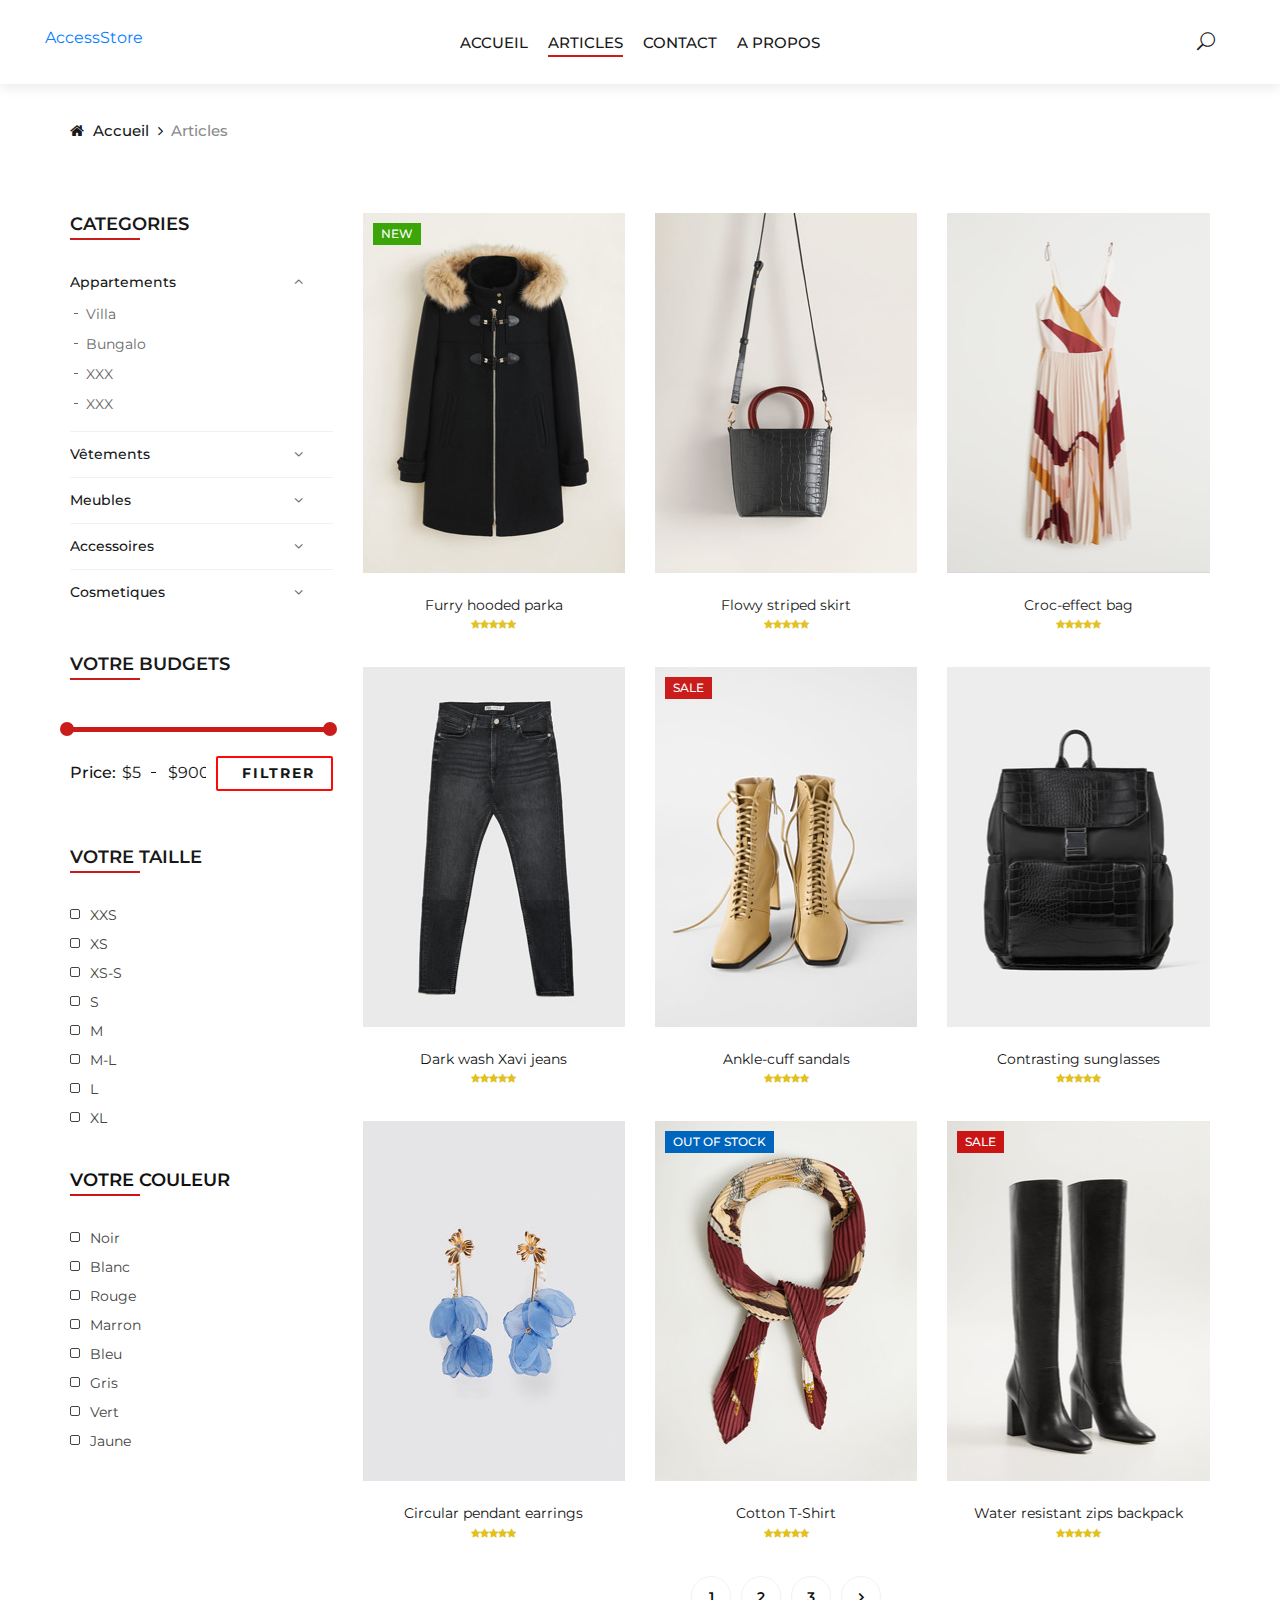
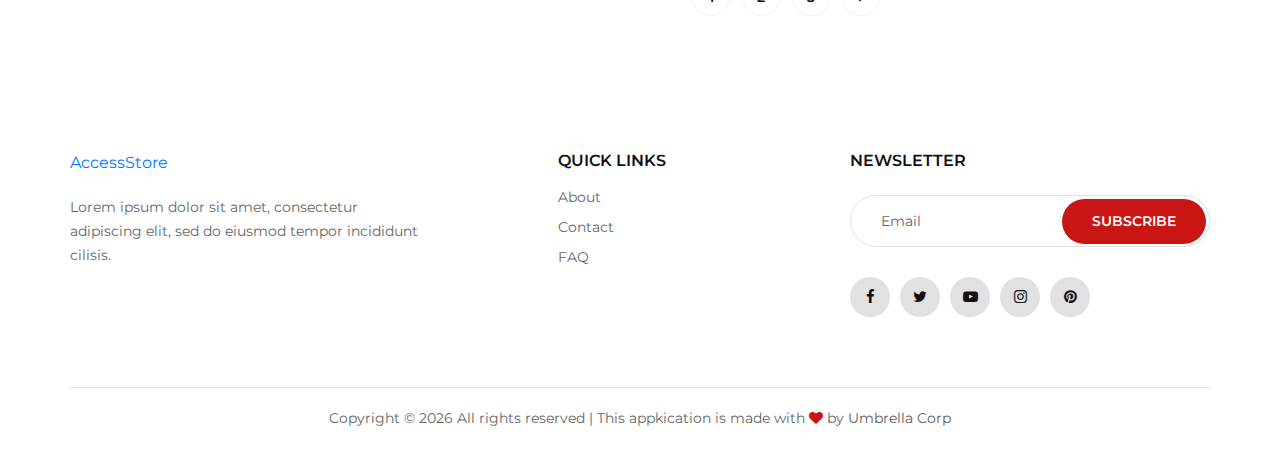
<file: shop.html>
<!DOCTYPE html>
<html lang="fr">

<head>
    <meta charset="UTF-8">
    <meta name="viewport" content="width=device-width, initial-scale=1.0">
    <meta http-equiv="X-UA-Compatible" content="ie=edge">
    <title>AccessShop | Articles</title>

    <!-- Google Font -->
    <link href="https://fonts.googleapis.com/css2?family=Cookie&display=swap" rel="stylesheet">
    <link href="https://fonts.googleapis.com/css2?family=Montserrat:wght@400;500;600;700;800;900&display=swap"
        rel="stylesheet">

    <!-- Css Styles -->
    <link rel="stylesheet" href="css/bootstrap.min.css" type="text/css">
    <link rel="stylesheet" href="css/font-awesome.min.css" type="text/css">
    <link rel="stylesheet" href="css/elegant-icons.css" type="text/css">
    <link rel="stylesheet" href="css/jquery-ui.min.css" type="text/css">
    <link rel="stylesheet" href="css/magnific-popup.css" type="text/css">
    <link rel="stylesheet" href="css/owl.carousel.min.css" type="text/css">
    <link rel="stylesheet" href="css/slicknav.min.css" type="text/css">
    <link rel="stylesheet" href="css/style.css" type="text/css">
</head>

<body>
    <!-- Loader -->
    <div id="preloder">
        <div class="loader"></div>
    </div>

    <!-- Menu Start -->
    <div class="offcanvas-menu-overlay"></div>
    <div class="offcanvas-menu-wrapper">
        <div class="offcanvas__close">+</div>
        <ul class="offcanvas__widget">
            <li><span class="icon_search search-switch"></span></li>
            <!--<li><a href="#"><span class="icon_heart_alt"></span>
                <div class="tip">2</div>
            </a></li>
            <li><a href="#"><span class="icon_bag_alt"></span>
                <div class="tip">2</div>
            </a></li>
        </ul> -->
            <div class="offcanvas__logo">
                <a href="./index.html">AccessStore</a>
            </div>
            <div id="mobile-menu-wrap"></div>
            <!-- <div class="offcanvas__auth">
                <a href="#">Connexion</a>
                <a href="#">Inscription</a>
            </div> -->
    </div>
    <!-- Menu End -->

    <!-- NavbBar Start -->
    <header class="header">
        <div class="container-fluid">
            <div class="row">
                <div class="col-xl-3 col-lg-2">
                    <div class="header__logo">
                        <a href="./index.html">AccessStore</a>
                    </div>
                </div>
                <div class="col-xl-6 col-lg-7">
                    <nav class="header__menu">
                        <ul>
                            <li><a href="./index.html">Accueil</a></li>
                            <li class="active"><a href="./shop.html">Articles</a></li>
                            <li><a href="./contact.html">Contact</a></li>
                            <li><a href="./apropos.html">A propos</a></li>
                        </ul>
                    </nav>
                </div>
                <div class="col-lg-3">
                    <div class="header__right">
                        <ul class="header__right__widget">
                            <li><span class="icon_search search-switch"></span></li>
                        </ul>
                        <!-- <div class="Log">
                            <a href="#">Connexion</a>
                            <a href="#">Inscription</a>
                        </div> -->

                    </div>
                </div>
            </div>
            <div class="canvas__open">
                <i class="fa fa-bars"></i>
            </div>
        </div>
    </header>
    <!-- NavbBar End -->

    <!-- Breadcrumb Begin -->
    <div class="breadcrumb-option">
        <div class="container">
            <div class="row">
                <div class="col-lg-12">
                    <div class="breadcrumb__links">
                        <a href="./index.html"><i class="fa fa-home"></i> Accueil</a>
                        <span>Articles</span>
                    </div>
                </div>
            </div>
        </div>
    </div>
    <!-- Breadcrumb End -->

    <!-- Shop Section Begin -->
    <section class="shop spad">
        <div class="container">
            <div class="row">
                <div class="col-lg-3 col-md-3">
                    <div class="shop__sidebar">
                        <div class="sidebar__categories">
                            <div class="section-title">
                                <h4>Categories</h4>
                            </div>
                            <div class="categories__accordion">
                                <div class="accordion" id="accordionExample">
                                    <div class="card">
                                        <div class="card-heading active">
                                            <a data-toggle="collapse" data-target="#collapseOne">Appartements</a>
                                        </div>
                                        <div id="collapseOne" class="collapse show" data-parent="#accordionExample">
                                            <div class="card-body">
                                                <ul>
                                                    <li><a href="#">Villa</a></li>
                                                    <li><a href="#">Bungalo</a></li>
                                                    <li><a href="#">XXX</a></li>
                                                    <li><a href="#">XXX</a></li>
            
                                                </ul>
                                            </div>
                                        </div>
                                    </div>
                                    <div class="card">
                                        <div class="card-heading">
                                            <a data-toggle="collapse" data-target="#collapseTwo">Vêtements</a>
                                        </div>
                                        <div id="collapseTwo" class="collapse" data-parent="#accordionExample">
                                            <div class="card-body">
                                                <ul>
                                                    <li><a href="#">Homme</a></li>
                                                    <li><a href="#">Femme</a></li>
                                                    <li><a href="#">Enfant</a></li>
                                                    <li><a href="#">Ado</a></li>
                                                </ul>
                                            </div>
                                        </div>
                                    </div>
                                    <div class="card">
                                        <div class="card-heading">
                                            <a data-toggle="collapse" data-target="#collapseThree">Meubles</a>
                                        </div>
                                        <div id="collapseThree" class="collapse" data-parent="#accordionExample">
                                            <div class="card-body">
                                                <ul>
                                                    <li><a href="#">XXX</a></li>
                                                    <li><a href="#">XXX</a></li>
                                                    <li><a href="#">XXX</a></li>
                                                </ul>
                                            </div>
                                        </div>
                                    </div>
                                    <div class="card">
                                        <div class="card-heading">
                                            <a data-toggle="collapse" data-target="#collapseFour">Accessoires</a>
                                        </div>
                                        <div id="collapseFour" class="collapse" data-parent="#accordionExample">
                                            <div class="card-body">
                                                <ul>
                                                <li><a href="#">Boucle d'oreille</a></li>
                                                <li><a href="#">Chausure</a>
                                                    <ul>
                                                        <li><a href="#">Talon</a></li>
                                                        <li><a href="#">Tennis</a></li>
                                                        <li><a href="#">Mocasins</a></li>
                                                        <li><a href="#">Sandale</a></li>
                                                    </ul>
                                                </li>
                                                <li><a href="#">Sacs</a></li>
                                                <li><a href="#">Shirts</a></li>
                                                <li><a href="#">T-shirts</a></li>
                                                <li><a href="#">Jeans</a></li>
                                                </ul>
                                            </div>
                                        </div>
                                    </div>
                                    <div class="card">
                                        <div class="card-heading">
                                            <a data-toggle="collapse" data-target="#collapseFive">Cosmetiques</a>
                                        </div>
                                        <div id="collapseFive" class="collapse" data-parent="#accordionExample">
                                            <div class="card-body">
                                                <ul>
                                                    <li><a href="#">Lait démaquiant</a></li>
                                                    <li><a href="#">vernie</a> </li>
                                                    <li><a href="#">Champoing</a></li>
                                                    <li><a href="#">Masque</a></li>
                                                </ul>
                                            </div>
                                        </div>
                                    </div>
                                </div>
                            </div>
                        </div>
                        <div class="sidebar__filter">
                            <div class="section-title">
                                <h4>Votre Budgets</h4>
                            </div>
                            <div class="filter-range-wrap">
                                <div class="price-range ui-slider ui-corner-all ui-slider-horizontal ui-widget ui-widget-content"
                                data-min="5" data-max="900"></div>
                                <div class="range-slider">
                                    <div class="price-input">
                                        <p>Price:</p>
                                        <input type="text" id="minamount">
                                        <input type="text" id="maxamount">
                                    </div>
                                </div>
                            </div>
                            <a href="#">Filtrer</a>
                        </div>
                        <div class="sidebar__sizes">
                            <div class="section-title">
                                <h4>Votre taille</h4>
                            </div>
                            <div class="size__list">
                                <label for="xxs">
                                    xxs
                                    <input type="checkbox" id="xxs">
                                    <span class="checkmark"></span>
                                </label>
                                <label for="xs">
                                    xs
                                    <input type="checkbox" id="xs">
                                    <span class="checkmark"></span>
                                </label>
                                <label for="xss">
                                    xs-s
                                    <input type="checkbox" id="xss">
                                    <span class="checkmark"></span>
                                </label>
                                <label for="s">
                                    s
                                    <input type="checkbox" id="s">
                                    <span class="checkmark"></span>
                                </label>
                                <label for="m">
                                    m
                                    <input type="checkbox" id="m">
                                    <span class="checkmark"></span>
                                </label>
                                <label for="ml">
                                    m-l
                                    <input type="checkbox" id="ml">
                                    <span class="checkmark"></span>
                                </label>
                                <label for="l">
                                    l
                                    <input type="checkbox" id="l">
                                    <span class="checkmark"></span>
                                </label>
                                <label for="xl">
                                    xl
                                    <input type="checkbox" id="xl">
                                    <span class="checkmark"></span>
                                </label>
                            </div>
                        </div>
                        <div class="sidebar__color">
                            <div class="section-title">
                                <h4>Votre couleur</h4>
                            </div>
                            <div class="size__list color__list">
                                <label for="black">
                                    Noir
                                    <input type="checkbox" id="black">
                                    <span class="checkmark"></span>
                                </label>
                                <label for="whites">
                                    Blanc
                                    <input type="checkbox" id="whites">
                                    <span class="checkmark"></span>
                                </label>
                                <label for="reds">
                                    Rouge
                                    <input type="checkbox" id="reds">
                                    <span class="checkmark"></span>
                                </label>
                                <label for="greys">
                                    Marron
                                    <input type="checkbox" id="greys">
                                    <span class="checkmark"></span>
                                </label>
                                <label for="blues">
                                    Bleu
                                    <input type="checkbox" id="blues">
                                    <span class="checkmark"></span>
                                </label>
                                <label for="beige">
                                    Gris
                                    <input type="checkbox" id="beige">
                                    <span class="checkmark"></span>
                                </label>
                                <label for="greens">
                                    Vert
                                    <input type="checkbox" id="greens">
                                    <span class="checkmark"></span>
                                </label>
                                <label for="yellows">
                                    Jaune
                                    <input type="checkbox" id="yellows">
                                    <span class="checkmark"></span>
                                </label>
                            </div>
                        </div>
                    </div>
                </div>
                <div class="col-lg-9 col-md-9">
                    <div class="row">
                        <div class="col-lg-4 col-md-6">
                            <div class="product__item">
                                <div class="product__item__pic set-bg" data-setbg="img/shop/shop-1.jpg">
                                    <div class="label new">New</div>
                                    <ul class="product__hover">
                                        <li><a href="img/shop/shop-1.jpg" class="image-popup"><span class="arrow_expand"></span></a></li>
                                        <li><a href="product-details.html"><span class="icon_bag_alt"></span></a></li>
                                    </ul>
                                </div>
                                <div class="product__item__text">
                                    <h6><a href="#">Furry hooded parka</a></h6>
                                    <div class="rating">
                                        <i class="fa fa-star"></i>
                                        <i class="fa fa-star"></i>
                                        <i class="fa fa-star"></i>
                                        <i class="fa fa-star"></i>
                                        <i class="fa fa-star"></i>
                                    </div>
                                    <!-- <div class="product__price">$ 59.0</div> -->
                                </div>
                            </div>
                        </div>
                        <div class="col-lg-4 col-md-6">
                            <div class="product__item">
                                <div class="product__item__pic set-bg" data-setbg="img/shop/shop-2.jpg">
                                    <ul class="product__hover">
                                        <li><a href="img/shop/shop-2.jpg" class="image-popup"><span class="arrow_expand"></span></a></li>
                                        <li><a href="product-details.html"><span class="icon_bag_alt"></span></a></li>
                                    </ul>
                                </div>
                                <div class="product__item__text">
                                    <h6><a href="#">Flowy striped skirt</a></h6>
                                    <div class="rating">
                                        <i class="fa fa-star"></i>
                                        <i class="fa fa-star"></i>
                                        <i class="fa fa-star"></i>
                                        <i class="fa fa-star"></i>
                                        <i class="fa fa-star"></i>
                                    </div>
                                    <!-- <div class="product__price">$ 49.0</div> -->
                                </div>
                            </div>
                        </div>
                        <div class="col-lg-4 col-md-6">
                            <div class="product__item">
                                <div class="product__item__pic set-bg" data-setbg="img/shop/shop-3.jpg">
                                    <ul class="product__hover">
                                        <li><a href="img/shop/shop-3.jpg" class="image-popup"><span class="arrow_expand"></span></a></li>
                                        <li><a href="product-details.html"><span class="icon_bag_alt"></span></a></li>
                                    </ul>
                                </div>
                                <div class="product__item__text">
                                    <h6><a href="#">Croc-effect bag</a></h6>
                                    <div class="rating">
                                        <i class="fa fa-star"></i>
                                        <i class="fa fa-star"></i>
                                        <i class="fa fa-star"></i>
                                        <i class="fa fa-star"></i>
                                        <i class="fa fa-star"></i>
                                    </div>
                                    <!-- <div class="product__price">$ 59.0</div> -->
                                </div>
                            </div>
                        </div>
                        <div class="col-lg-4 col-md-6">
                            <div class="product__item">
                                <div class="product__item__pic set-bg" data-setbg="img/shop/shop-4.jpg">
                                    <ul class="product__hover">
                                        <li><a href="img/shop/shop-4.jpg" class="image-popup"><span class="arrow_expand"></span></a></li>
                                        <li><a href="product-details.html"><span class="icon_bag_alt"></span></a></li>
                                    </ul>
                                </div>
                                <div class="product__item__text">
                                    <h6><a href="#">Dark wash Xavi jeans</a></h6>
                                    <div class="rating">
                                        <i class="fa fa-star"></i>
                                        <i class="fa fa-star"></i>
                                        <i class="fa fa-star"></i>
                                        <i class="fa fa-star"></i>
                                        <i class="fa fa-star"></i>
                                    </div>
                                    <!-- <div class="product__price">$ 59.0</div> -->
                                </div>
                            </div>
                        </div>
                        <div class="col-lg-4 col-md-6">
                            <div class="product__item sale">
                                <div class="product__item__pic set-bg" data-setbg="img/shop/shop-5.jpg">
                                    <div class="label">Sale</div>
                                    <ul class="product__hover">
                                        <li><a href="img/shop/shop-5.jpg" class="image-popup"><span class="arrow_expand"></span></a></li>
                                        <li><a href="product-details.html"><span class="icon_bag_alt"></span></a></li>
                                    </ul>
                                </div>
                                <div class="product__item__text">
                                    <h6><a href="#">Ankle-cuff sandals</a></h6>
                                    <div class="rating">
                                        <i class="fa fa-star"></i>
                                        <i class="fa fa-star"></i>
                                        <i class="fa fa-star"></i>
                                        <i class="fa fa-star"></i>
                                        <i class="fa fa-star"></i>
                                    </div>
                                    <!-- <div class="product__price">$ 49.0 <span>$ 59.0</span></div> -->
                                </div>
                            </div>
                        </div>
                        <div class="col-lg-4 col-md-6">
                            <div class="product__item">
                                <div class="product__item__pic set-bg" data-setbg="img/shop/shop-6.jpg">
                                    <ul class="product__hover">
                                        <li><a href="img/shop/shop-6.jpg" class="image-popup"><span class="arrow_expand"></span></a></li>
                                        <li><a href="product-details.html"><span class="icon_bag_alt"></span></a></li>
                                    </ul>
                                </div>
                                <div class="product__item__text">
                                    <h6><a href="#">Contrasting sunglasses</a></h6>
                                    <div class="rating">
                                        <i class="fa fa-star"></i>
                                        <i class="fa fa-star"></i>
                                        <i class="fa fa-star"></i>
                                        <i class="fa fa-star"></i>
                                        <i class="fa fa-star"></i>
                                    </div>
                                    <!-- <div class="product__price">$ 59.0</div> -->
                                </div>
                            </div>
                        </div>
                        <div class="col-lg-4 col-md-6">
                            <div class="product__item">
                                <div class="product__item__pic set-bg" data-setbg="img/shop/shop-7.jpg">
                                    <ul class="product__hover">
                                        <li><a href="img/shop/shop-7.jpg" class="image-popup"><span class="arrow_expand"></span></a></li>
                                        <li><a href="product-details.html"><span class="icon_bag_alt"></span></a></li>
                                    </ul>
                                </div>
                                <div class="product__item__text">
                                    <h6><a href="#">Circular pendant earrings</a></h6>
                                    <div class="rating">
                                        <i class="fa fa-star"></i>
                                        <i class="fa fa-star"></i>
                                        <i class="fa fa-star"></i>
                                        <i class="fa fa-star"></i>
                                        <i class="fa fa-star"></i>
                                    </div>
                                    <!-- <div class="product__price">$ 59.0</div> -->
                                </div>
                            </div>
                        </div>
                        <div class="col-lg-4 col-md-6">
                            <div class="product__item">
                                <div class="product__item__pic set-bg" data-setbg="img/shop/shop-8.jpg">
                                    <div class="label stockout stockblue">Out Of Stock</div>
                                    <ul class="product__hover">
                                        <li><a href="img/shop/shop-8.jpg" class="image-popup"><span class="arrow_expand"></span></a></li>
                                        <li><a href="product-details.html#"><span class="icon_bag_alt"></span></a></li>
                                    </ul>
                                </div>
                                <div class="product__item__text">
                                    <h6><a href="#">Cotton T-Shirt</a></h6>
                                    <div class="rating">
                                        <i class="fa fa-star"></i>
                                        <i class="fa fa-star"></i>
                                        <i class="fa fa-star"></i>
                                        <i class="fa fa-star"></i>
                                        <i class="fa fa-star"></i>
                                    </div>
                                    <!-- <div class="product__price">$ 59.0</div> -->
                                </div>
                            </div>
                        </div>
                        <div class="col-lg-4 col-md-6">
                            <div class="product__item sale">
                                <div class="product__item__pic set-bg" data-setbg="img/shop/shop-9.jpg">
                                    <div class="label">Sale</div>
                                    <ul class="product__hover">
                                        <li><a href="img/shop/shop-9.jpg" class="image-popup"><span class="arrow_expand"></span></a></li>
                                        <li><a href="product-details.html"><span class="icon_bag_alt"></span></a></li>
                                    </ul>
                                </div>
                                <div class="product__item__text">
                                    <h6><a href="#">Water resistant zips backpack</a></h6>
                                    <div class="rating">
                                        <i class="fa fa-star"></i>
                                        <i class="fa fa-star"></i>
                                        <i class="fa fa-star"></i>
                                        <i class="fa fa-star"></i>
                                        <i class="fa fa-star"></i>
                                    </div>
                                    <!-- <div class="product__price">$ 49.0 <span>$ 59.0</span></div> -->
                                </div>
                            </div>
                        </div>
                        <div class="col-lg-12 text-center">
                            <div class="pagination__option">
                                <a href="#">1</a>
                                <a href="#">2</a>
                                <a href="#">3</a>
                                <a href="#"><i class="fa fa-angle-right"></i></a>
                            </div>
                        </div>
                    </div>
                </div>
            </div>
        </div>
    </section>
    <!-- Shop Section End -->

    <!-- Footer Start -->
    <footer class="footer">
        <div class="container">
            <div class="row foot">
                <div class="col-lg-4 col-md-6 col-sm-7">
                    <div class="footer__about">
                        <div class="footer__logo">
                            <a href="./index.html">AccessStore</a>
                        </div>
                        <p>Lorem ipsum dolor sit amet, consectetur adipiscing elit, sed do eiusmod tempor incididunt
                            cilisis.</p>
    
                    </div>
                </div>
                <div class="col-lg-2 col-md-3 col-sm-5">
                    <div class="footer__widget">
                        <h6>Quick links</h6>
                        <ul>
                            <li><a href="#">About</a></li>
                            <li><a href="#">Contact</a></li>
                            <li><a href="#">FAQ</a></li>
                        </ul>
                    </div>
                </div>
                <div class="col-lg-4 col-md-8 col-sm-8">
                    <div class="footer__newslatter">
                        <h6>NEWSLETTER</h6>
                        <form action="#">
                            <input type="text" placeholder="Email">
                            <button type="submit" class="site-btn">Subscribe</button>
                        </form>
                        <div class="footer__social">
                            <a href="#"><i class="fa fa-facebook"></i></a>
                            <a href="#"><i class="fa fa-twitter"></i></a>
                            <a href="#"><i class="fa fa-youtube-play"></i></a>
                            <a href="#"><i class="fa fa-instagram"></i></a>
                            <a href="#"><i class="fa fa-pinterest"></i></a>
                        </div>
                    </div>
                </div>
            </div>
            <div class="row">
                <div class="col-lg-12">
                    <div class="footer__copyright__text">
                        <p>Copyright &copy;
                            <script>document.write(new Date().getFullYear());</script> All rights reserved | This
                            appkication is made with <i class="fa fa-heart" aria-hidden="true"></i> by <a href="#"
                                target="_blank">Umbrella Corp</a></p>
                    </div>
                </div>
            </div>
        </div>
    </footer>
    <!-- Footer End -->

    <!-- Search Begin -->
    <div class="search-model">
        <div class="h-100 d-flex align-items-center justify-content-center">
            <div class="search-close-switch">+</div>
            <form class="search-model-form">
                <input type="text" id="search-input" placeholder="Search here.....">
            </form>
        </div>
    </div>
    <!-- Search End -->

    <!-- Js Plugins -->
    <script src="js/jquery-3.3.1.min.js"></script>
    <script src="js/bootstrap.min.js"></script>
    <script src="js/jquery.magnific-popup.min.js"></script>
    <script src="js/jquery-ui.min.js"></script>
    <script src="js/mixitup.min.js"></script>
    <script src="js/jquery.countdown.min.js"></script>
    <script src="js/jquery.slicknav.js"></script>
    <script src="js/owl.carousel.min.js"></script>
    <script src="js/jquery.nicescroll.min.js"></script>
    <script src="js/main.js"></script>
</body>

</html>
</file>
<file: css/elegant-icons.css>
@font-face {
	font-family: 'ElegantIcons';
	src:url('../fonts/ElegantIcons.eot');
	src:url('../fonts/ElegantIcons.eot?#iefix') format('embedded-opentype'),
		url('../fonts/ElegantIcons.woff') format('woff'),
		url('../fonts/ElegantIcons.ttf') format('truetype'),
		url('../fonts/ElegantIcons.svg#ElegantIcons') format('svg');
	font-weight: normal;
	font-style: normal;
}

/* Use the following CSS code if you want to use data attributes for inserting your icons */
[data-icon]:before {
	font-family: 'ElegantIcons';
	content: attr(data-icon);
	speak: none;
	font-weight: normal;
	font-variant: normal;
	text-transform: none;
	line-height: 1;
	-webkit-font-smoothing: antialiased;
	-moz-osx-font-smoothing: grayscale;
}

/* Use the following CSS code if you want to have a class per icon */
/*
Instead of a list of all class selectors,
you can use the generic selector below, but it's slower:
[class*="your-class-prefix"] {
*/
.arrow_up, .arrow_down, .arrow_left, .arrow_right, .arrow_left-up, .arrow_right-up, .arrow_right-down, .arrow_left-down, .arrow-up-down, .arrow_up-down_alt, .arrow_left-right_alt, .arrow_left-right, .arrow_expand_alt2, .arrow_expand_alt, .arrow_condense, .arrow_expand, .arrow_move, .arrow_carrot-up, .arrow_carrot-down, .arrow_carrot-left, .arrow_carrot-right, .arrow_carrot-2up, .arrow_carrot-2down, .arrow_carrot-2left, .arrow_carrot-2right, .arrow_carrot-up_alt2, .arrow_carrot-down_alt2, .arrow_carrot-left_alt2, .arrow_carrot-right_alt2, .arrow_carrot-2up_alt2, .arrow_carrot-2down_alt2, .arrow_carrot-2left_alt2, .arrow_carrot-2right_alt2, .arrow_triangle-up, .arrow_triangle-down, .arrow_triangle-left, .arrow_triangle-right, .arrow_triangle-up_alt2, .arrow_triangle-down_alt2, .arrow_triangle-left_alt2, .arrow_triangle-right_alt2, .arrow_back, .icon_minus-06, .icon_plus, .icon_close, .icon_check, .icon_minus_alt2, .icon_plus_alt2, .icon_close_alt2, .icon_check_alt2, .icon_zoom-out_alt, .icon_zoom-in_alt, .icon_search, .icon_box-empty, .icon_box-selected, .icon_minus-box, .icon_plus-box, .icon_box-checked, .icon_circle-empty, .icon_circle-slelected, .icon_stop_alt2, .icon_stop, .icon_pause_alt2, .icon_pause, .icon_menu, .icon_menu-square_alt2, .icon_menu-circle_alt2, .icon_ul, .icon_ol, .icon_adjust-horiz, .icon_adjust-vert, .icon_document_alt, .icon_documents_alt, .icon_pencil, .icon_pencil-edit_alt, .icon_pencil-edit, .icon_folder-alt, .icon_folder-open_alt, .icon_folder-add_alt, .icon_info_alt, .icon_error-oct_alt, .icon_error-circle_alt, .icon_error-triangle_alt, .icon_question_alt2, .icon_question, .icon_comment_alt, .icon_chat_alt, .icon_vol-mute_alt, .icon_volume-low_alt, .icon_volume-high_alt, .icon_quotations, .icon_quotations_alt2, .icon_clock_alt, .icon_lock_alt, .icon_lock-open_alt, .icon_key_alt, .icon_cloud_alt, .icon_cloud-upload_alt, .icon_cloud-download_alt, .icon_image, .icon_images, .icon_lightbulb_alt, .icon_gift_alt, .icon_house_alt, .icon_genius, .icon_mobile, .icon_tablet, .icon_laptop, .icon_desktop, .icon_camera_alt, .icon_mail_alt, .icon_cone_alt, .icon_ribbon_alt, .icon_bag_alt, .icon_creditcard, .icon_cart_alt, .icon_paperclip, .icon_tag_alt, .icon_tags_alt, .icon_trash_alt, .icon_cursor_alt, .icon_mic_alt, .icon_compass_alt, .icon_pin_alt, .icon_pushpin_alt, .icon_map_alt, .icon_drawer_alt, .icon_toolbox_alt, .icon_book_alt, .icon_calendar, .icon_film, .icon_table, .icon_contacts_alt, .icon_headphones, .icon_lifesaver, .icon_piechart, .icon_refresh, .icon_link_alt, .icon_link, .icon_loading, .icon_blocked, .icon_archive_alt, .icon_heart_alt, .icon_star_alt, .icon_star-half_alt, .icon_star, .icon_star-half, .icon_tools, .icon_tool, .icon_cog, .icon_cogs, .arrow_up_alt, .arrow_down_alt, .arrow_left_alt, .arrow_right_alt, .arrow_left-up_alt, .arrow_right-up_alt, .arrow_right-down_alt, .arrow_left-down_alt, .arrow_condense_alt, .arrow_expand_alt3, .arrow_carrot_up_alt, .arrow_carrot-down_alt, .arrow_carrot-left_alt, .arrow_carrot-right_alt, .arrow_carrot-2up_alt, .arrow_carrot-2dwnn_alt, .arrow_carrot-2left_alt, .arrow_carrot-2right_alt, .arrow_triangle-up_alt, .arrow_triangle-down_alt, .arrow_triangle-left_alt, .arrow_triangle-right_alt, .icon_minus_alt, .icon_plus_alt, .icon_close_alt, .icon_check_alt, .icon_zoom-out, .icon_zoom-in, .icon_stop_alt, .icon_menu-square_alt, .icon_menu-circle_alt, .icon_document, .icon_documents, .icon_pencil_alt, .icon_folder, .icon_folder-open, .icon_folder-add, .icon_folder_upload, .icon_folder_download, .icon_info, .icon_error-circle, .icon_error-oct, .icon_error-triangle, .icon_question_alt, .icon_comment, .icon_chat, .icon_vol-mute, .icon_volume-low, .icon_volume-high, .icon_quotations_alt, .icon_clock, .icon_lock, .icon_lock-open, .icon_key, .icon_cloud, .icon_cloud-upload, .icon_cloud-download, .icon_lightbulb, .icon_gift, .icon_house, .icon_camera, .icon_mail, .icon_cone, .icon_ribbon, .icon_bag, .icon_cart, .icon_tag, .icon_tags, .icon_trash, .icon_cursor, .icon_mic, .icon_compass, .icon_pin, .icon_pushpin, .icon_map, .icon_drawer, .icon_toolbox, .icon_book, .icon_contacts, .icon_archive, .icon_heart, .icon_profile, .icon_group, .icon_grid-2x2, .icon_grid-3x3, .icon_music, .icon_pause_alt, .icon_phone, .icon_upload, .icon_download, .social_facebook, .social_twitter, .social_pinterest, .social_googleplus, .social_tumblr, .social_tumbleupon, .social_wordpress, .social_instagram, .social_dribbble, .social_vimeo, .social_linkedin, .social_rss, .social_deviantart, .social_share, .social_myspace, .social_skype, .social_youtube, .social_picassa, .social_googledrive, .social_flickr, .social_blogger, .social_spotify, .social_delicious, .social_facebook_circle, .social_twitter_circle, .social_pinterest_circle, .social_googleplus_circle, .social_tumblr_circle, .social_stumbleupon_circle, .social_wordpress_circle, .social_instagram_circle, .social_dribbble_circle, .social_vimeo_circle, .social_linkedin_circle, .social_rss_circle, .social_deviantart_circle, .social_share_circle, .social_myspace_circle, .social_skype_circle, .social_youtube_circle, .social_picassa_circle, .social_googledrive_alt2, .social_flickr_circle, .social_blogger_circle, .social_spotify_circle, .social_delicious_circle, .social_facebook_square, .social_twitter_square, .social_pinterest_square, .social_googleplus_square, .social_tumblr_square, .social_stumbleupon_square, .social_wordpress_square, .social_instagram_square, .social_dribbble_square, .social_vimeo_square, .social_linkedin_square, .social_rss_square, .social_deviantart_square, .social_share_square, .social_myspace_square, .social_skype_square, .social_youtube_square, .social_picassa_square, .social_googledrive_square, .social_flickr_square, .social_blogger_square, .social_spotify_square, .social_delicious_square, .icon_printer, .icon_calulator, .icon_building, .icon_floppy, .icon_drive, .icon_search-2, .icon_id, .icon_id-2, .icon_puzzle, .icon_like, .icon_dislike, .icon_mug, .icon_currency, .icon_wallet, .icon_pens, .icon_easel, .icon_flowchart, .icon_datareport, .icon_briefcase, .icon_shield, .icon_percent, .icon_globe, .icon_globe-2, .icon_target, .icon_hourglass, .icon_balance, .icon_rook, .icon_printer-alt, .icon_calculator_alt, .icon_building_alt, .icon_floppy_alt, .icon_drive_alt, .icon_search_alt, .icon_id_alt, .icon_id-2_alt, .icon_puzzle_alt, .icon_like_alt, .icon_dislike_alt, .icon_mug_alt, .icon_currency_alt, .icon_wallet_alt, .icon_pens_alt, .icon_easel_alt, .icon_flowchart_alt, .icon_datareport_alt, .icon_briefcase_alt, .icon_shield_alt, .icon_percent_alt, .icon_globe_alt, .icon_clipboard {
	font-family: 'ElegantIcons';
	speak: none;
	font-style: normal;
	font-weight: normal;
	font-variant: normal;
	text-transform: none;
	line-height: 1;
	-webkit-font-smoothing: antialiased;
}
.arrow_up:before {
	content: "\21";
}
.arrow_down:before {
	content: "\22";
}
.arrow_left:before {
	content: "\23";
}
.arrow_right:before {
	content: "\24";
}
.arrow_left-up:before {
	content: "\25";
}
.arrow_right-up:before {
	content: "\26";
}
.arrow_right-down:before {
	content: "\27";
}
.arrow_left-down:before {
	content: "\28";
}
.arrow-up-down:before {
	content: "\29";
}
.arrow_up-down_alt:before {
	content: "\2a";
}
.arrow_left-right_alt:before {
	content: "\2b";
}
.arrow_left-right:before {
	content: "\2c";
}
.arrow_expand_alt2:before {
	content: "\2d";
}
.arrow_expand_alt:before {
	content: "\2e";
}
.arrow_condense:before {
	content: "\2f";
}
.arrow_expand:before {
	content: "\30";
}
.arrow_move:before {
	content: "\31";
}
.arrow_carrot-up:before {
	content: "\32";
}
.arrow_carrot-down:before {
	content: "\33";
}
.arrow_carrot-left:before {
	content: "\34";
}
.arrow_carrot-right:before {
	content: "\35";
}
.arrow_carrot-2up:before {
	content: "\36";
}
.arrow_carrot-2down:before {
	content: "\37";
}
.arrow_carrot-2left:before {
	content: "\38";
}
.arrow_carrot-2right:before {
	content: "\39";
}
.arrow_carrot-up_alt2:before {
	content: "\3a";
}
.arrow_carrot-down_alt2:before {
	content: "\3b";
}
.arrow_carrot-left_alt2:before {
	content: "\3c";
}
.arrow_carrot-right_alt2:before {
	content: "\3d";
}
.arrow_carrot-2up_alt2:before {
	content: "\3e";
}
.arrow_carrot-2down_alt2:before {
	content: "\3f";
}
.arrow_carrot-2left_alt2:before {
	content: "\40";
}
.arrow_carrot-2right_alt2:before {
	content: "\41";
}
.arrow_triangle-up:before {
	content: "\42";
}
.arrow_triangle-down:before {
	content: "\43";
}
.arrow_triangle-left:before {
	content: "\44";
}
.arrow_triangle-right:before {
	content: "\45";
}
.arrow_triangle-up_alt2:before {
	content: "\46";
}
.arrow_triangle-down_alt2:before {
	content: "\47";
}
.arrow_triangle-left_alt2:before {
	content: "\48";
}
.arrow_triangle-right_alt2:before {
	content: "\49";
}
.arrow_back:before {
	content: "\4a";
}
.icon_minus-06:before {
	content: "\4b";
}
.icon_plus:before {
	content: "\4c";
}
.icon_close:before {
	content: "\4d";
}
.icon_check:before {
	content: "\4e";
}
.icon_minus_alt2:before {
	content: "\4f";
}
.icon_plus_alt2:before {
	content: "\50";
}
.icon_close_alt2:before {
	content: "\51";
}
.icon_check_alt2:before {
	content: "\52";
}
.icon_zoom-out_alt:before {
	content: "\53";
}
.icon_zoom-in_alt:before {
	content: "\54";
}
.icon_search:before {
	content: "\55";
}
.icon_box-empty:before {
	content: "\56";
}
.icon_box-selected:before {
	content: "\57";
}
.icon_minus-box:before {
	content: "\58";
}
.icon_plus-box:before {
	content: "\59";
}
.icon_box-checked:before {
	content: "\5a";
}
.icon_circle-empty:before {
	content: "\5b";
}
.icon_circle-slelected:before {
	content: "\5c";
}
.icon_stop_alt2:before {
	content: "\5d";
}
.icon_stop:before {
	content: "\5e";
}
.icon_pause_alt2:before {
	content: "\5f";
}
.icon_pause:before {
	content: "\60";
}
.icon_menu:before {
	content: "\61";
}
.icon_menu-square_alt2:before {
	content: "\62";
}
.icon_menu-circle_alt2:before {
	content: "\63";
}
.icon_ul:before {
	content: "\64";
}
.icon_ol:before {
	content: "\65";
}
.icon_adjust-horiz:before {
	content: "\66";
}
.icon_adjust-vert:before {
	content: "\67";
}
.icon_document_alt:before {
	content: "\68";
}
.icon_documents_alt:before {
	content: "\69";
}
.icon_pencil:before {
	content: "\6a";
}
.icon_pencil-edit_alt:before {
	content: "\6b";
}
.icon_pencil-edit:before {
	content: "\6c";
}
.icon_folder-alt:before {
	content: "\6d";
}
.icon_folder-open_alt:before {
	content: "\6e";
}
.icon_folder-add_alt:before {
	content: "\6f";
}
.icon_info_alt:before {
	content: "\70";
}
.icon_error-oct_alt:before {
	content: "\71";
}
.icon_error-circle_alt:before {
	content: "\72";
}
.icon_error-triangle_alt:before {
	content: "\73";
}
.icon_question_alt2:before {
	content: "\74";
}
.icon_question:before {
	content: "\75";
}
.icon_comment_alt:before {
	content: "\76";
}
.icon_chat_alt:before {
	content: "\77";
}
.icon_vol-mute_alt:before {
	content: "\78";
}
.icon_volume-low_alt:before {
	content: "\79";
}
.icon_volume-high_alt:before {
	content: "\7a";
}
.icon_quotations:before {
	content: "\7b";
}
.icon_quotations_alt2:before {
	content: "\7c";
}
.icon_clock_alt:before {
	content: "\7d";
}
.icon_lock_alt:before {
	content: "\7e";
}
.icon_lock-open_alt:before {
	content: "\e000";
}
.icon_key_alt:before {
	content: "\e001";
}
.icon_cloud_alt:before {
	content: "\e002";
}
.icon_cloud-upload_alt:before {
	content: "\e003";
}
.icon_cloud-download_alt:before {
	content: "\e004";
}
.icon_image:before {
	content: "\e005";
}
.icon_images:before {
	content: "\e006";
}
.icon_lightbulb_alt:before {
	content: "\e007";
}
.icon_gift_alt:before {
	content: "\e008";
}
.icon_house_alt:before {
	content: "\e009";
}
.icon_genius:before {
	content: "\e00a";
}
.icon_mobile:before {
	content: "\e00b";
}
.icon_tablet:before {
	content: "\e00c";
}
.icon_laptop:before {
	content: "\e00d";
}
.icon_desktop:before {
	content: "\e00e";
}
.icon_camera_alt:before {
	content: "\e00f";
}
.icon_mail_alt:before {
	content: "\e010";
}
.icon_cone_alt:before {
	content: "\e011";
}
.icon_ribbon_alt:before {
	content: "\e012";
}
.icon_bag_alt:before {
	content: "\e013";
}
.icon_creditcard:before {
	content: "\e014";
}
.icon_cart_alt:before {
	content: "\e015";
}
.icon_paperclip:before {
	content: "\e016";
}
.icon_tag_alt:before {
	content: "\e017";
}
.icon_tags_alt:before {
	content: "\e018";
}
.icon_trash_alt:before {
	content: "\e019";
}
.icon_cursor_alt:before {
	content: "\e01a";
}
.icon_mic_alt:before {
	content: "\e01b";
}
.icon_compass_alt:before {
	content: "\e01c";
}
.icon_pin_alt:before {
	content: "\e01d";
}
.icon_pushpin_alt:before {
	content: "\e01e";
}
.icon_map_alt:before {
	content: "\e01f";
}
.icon_drawer_alt:before {
	content: "\e020";
}
.icon_toolbox_alt:before {
	content: "\e021";
}
.icon_book_alt:before {
	content: "\e022";
}
.icon_calendar:before {
	content: "\e023";
}
.icon_film:before {
	content: "\e024";
}
.icon_table:before {
	content: "\e025";
}
.icon_contacts_alt:before {
	content: "\e026";
}
.icon_headphones:before {
	content: "\e027";
}
.icon_lifesaver:before {
	content: "\e028";
}
.icon_piechart:before {
	content: "\e029";
}
.icon_refresh:before {
	content: "\e02a";
}
.icon_link_alt:before {
	content: "\e02b";
}
.icon_link:before {
	content: "\e02c";
}
.icon_loading:before {
	content: "\e02d";
}
.icon_blocked:before {
	content: "\e02e";
}
.icon_archive_alt:before {
	content: "\e02f";
}
.icon_heart_alt:before {
	content: "\e030";
}
.icon_star_alt:before {
	content: "\e031";
}
.icon_star-half_alt:before {
	content: "\e032";
}
.icon_star:before {
	content: "\e033";
}
.icon_star-half:before {
	content: "\e034";
}
.icon_tools:before {
	content: "\e035";
}
.icon_tool:before {
	content: "\e036";
}
.icon_cog:before {
	content: "\e037";
}
.icon_cogs:before {
	content: "\e038";
}
.arrow_up_alt:before {
	content: "\e039";
}
.arrow_down_alt:before {
	content: "\e03a";
}
.arrow_left_alt:before {
	content: "\e03b";
}
.arrow_right_alt:before {
	content: "\e03c";
}
.arrow_left-up_alt:before {
	content: "\e03d";
}
.arrow_right-up_alt:before {
	content: "\e03e";
}
.arrow_right-down_alt:before {
	content: "\e03f";
}
.arrow_left-down_alt:before {
	content: "\e040";
}
.arrow_condense_alt:before {
	content: "\e041";
}
.arrow_expand_alt3:before {
	content: "\e042";
}
.arrow_carrot_up_alt:before {
	content: "\e043";
}
.arrow_carrot-down_alt:before {
	content: "\e044";
}
.arrow_carrot-left_alt:before {
	content: "\e045";
}
.arrow_carrot-right_alt:before {
	content: "\e046";
}
.arrow_carrot-2up_alt:before {
	content: "\e047";
}
.arrow_carrot-2dwnn_alt:before {
	content: "\e048";
}
.arrow_carrot-2left_alt:before {
	content: "\e049";
}
.arrow_carrot-2right_alt:before {
	content: "\e04a";
}
.arrow_triangle-up_alt:before {
	content: "\e04b";
}
.arrow_triangle-down_alt:before {
	content: "\e04c";
}
.arrow_triangle-left_alt:before {
	content: "\e04d";
}
.arrow_triangle-right_alt:before {
	content: "\e04e";
}
.icon_minus_alt:before {
	content: "\e04f";
}
.icon_plus_alt:before {
	content: "\e050";
}
.icon_close_alt:before {
	content: "\e051";
}
.icon_check_alt:before {
	content: "\e052";
}
.icon_zoom-out:before {
	content: "\e053";
}
.icon_zoom-in:before {
	content: "\e054";
}
.icon_stop_alt:before {
	content: "\e055";
}
.icon_menu-square_alt:before {
	content: "\e056";
}
.icon_menu-circle_alt:before {
	content: "\e057";
}
.icon_document:before {
	content: "\e058";
}
.icon_documents:before {
	content: "\e059";
}
.icon_pencil_alt:before {
	content: "\e05a";
}
.icon_folder:before {
	content: "\e05b";
}
.icon_folder-open:before {
	content: "\e05c";
}
.icon_folder-add:before {
	content: "\e05d";
}
.icon_folder_upload:before {
	content: "\e05e";
}
.icon_folder_download:before {
	content: "\e05f";
}
.icon_info:before {
	content: "\e060";
}
.icon_error-circle:before {
	content: "\e061";
}
.icon_error-oct:before {
	content: "\e062";
}
.icon_error-triangle:before {
	content: "\e063";
}
.icon_question_alt:before {
	content: "\e064";
}
.icon_comment:before {
	content: "\e065";
}
.icon_chat:before {
	content: "\e066";
}
.icon_vol-mute:before {
	content: "\e067";
}
.icon_volume-low:before {
	content: "\e068";
}
.icon_volume-high:before {
	content: "\e069";
}
.icon_quotations_alt:before {
	content: "\e06a";
}
.icon_clock:before {
	content: "\e06b";
}
.icon_lock:before {
	content: "\e06c";
}
.icon_lock-open:before {
	content: "\e06d";
}
.icon_key:before {
	content: "\e06e";
}
.icon_cloud:before {
	content: "\e06f";
}
.icon_cloud-upload:before {
	content: "\e070";
}
.icon_cloud-download:before {
	content: "\e071";
}
.icon_lightbulb:before {
	content: "\e072";
}
.icon_gift:before {
	content: "\e073";
}
.icon_house:before {
	content: "\e074";
}
.icon_camera:before {
	content: "\e075";
}
.icon_mail:before {
	content: "\e076";
}
.icon_cone:before {
	content: "\e077";
}
.icon_ribbon:before {
	content: "\e078";
}
.icon_bag:before {
	content: "\e079";
}
.icon_cart:before {
	content: "\e07a";
}
.icon_tag:before {
	content: "\e07b";
}
.icon_tags:before {
	content: "\e07c";
}
.icon_trash:before {
	content: "\e07d";
}
.icon_cursor:before {
	content: "\e07e";
}
.icon_mic:before {
	content: "\e07f";
}
.icon_compass:before {
	content: "\e080";
}
.icon_pin:before {
	content: "\e081";
}
.icon_pushpin:before {
	content: "\e082";
}
.icon_map:before {
	content: "\e083";
}
.icon_drawer:before {
	content: "\e084";
}
.icon_toolbox:before {
	content: "\e085";
}
.icon_book:before {
	content: "\e086";
}
.icon_contacts:before {
	content: "\e087";
}
.icon_archive:before {
	content: "\e088";
}
.icon_heart:before {
	content: "\e089";
}
.icon_profile:before {
	content: "\e08a";
}
.icon_group:before {
	content: "\e08b";
}
.icon_grid-2x2:before {
	content: "\e08c";
}
.icon_grid-3x3:before {
	content: "\e08d";
}
.icon_music:before {
	content: "\e08e";
}
.icon_pause_alt:before {
	content: "\e08f";
}
.icon_phone:before {
	content: "\e090";
}
.icon_upload:before {
	content: "\e091";
}
.icon_download:before {
	content: "\e092";
}
.social_facebook:before {
	content: "\e093";
}
.social_twitter:before {
	content: "\e094";
}
.social_pinterest:before {
	content: "\e095";
}
.social_googleplus:before {
	content: "\e096";
}
.social_tumblr:before {
	content: "\e097";
}
.social_tumbleupon:before {
	content: "\e098";
}
.social_wordpress:before {
	content: "\e099";
}
.social_instagram:before {
	content: "\e09a";
}
.social_dribbble:before {
	content: "\e09b";
}
.social_vimeo:before {
	content: "\e09c";
}
.social_linkedin:before {
	content: "\e09d";
}
.social_rss:before {
	content: "\e09e";
}
.social_deviantart:before {
	content: "\e09f";
}
.social_share:before {
	content: "\e0a0";
}
.social_myspace:before {
	content: "\e0a1";
}
.social_skype:before {
	content: "\e0a2";
}
.social_youtube:before {
	content: "\e0a3";
}
.social_picassa:before {
	content: "\e0a4";
}
.social_googledrive:before {
	content: "\e0a5";
}
.social_flickr:before {
	content: "\e0a6";
}
.social_blogger:before {
	content: "\e0a7";
}
.social_spotify:before {
	content: "\e0a8";
}
.social_delicious:before {
	content: "\e0a9";
}
.social_facebook_circle:before {
	content: "\e0aa";
}
.social_twitter_circle:before {
	content: "\e0ab";
}
.social_pinterest_circle:before {
	content: "\e0ac";
}
.social_googleplus_circle:before {
	content: "\e0ad";
}
.social_tumblr_circle:before {
	content: "\e0ae";
}
.social_stumbleupon_circle:before {
	content: "\e0af";
}
.social_wordpress_circle:before {
	content: "\e0b0";
}
.social_instagram_circle:before {
	content: "\e0b1";
}
.social_dribbble_circle:before {
	content: "\e0b2";
}
.social_vimeo_circle:before {
	content: "\e0b3";
}
.social_linkedin_circle:before {
	content: "\e0b4";
}
.social_rss_circle:before {
	content: "\e0b5";
}
.social_deviantart_circle:before {
	content: "\e0b6";
}
.social_share_circle:before {
	content: "\e0b7";
}
.social_myspace_circle:before {
	content: "\e0b8";
}
.social_skype_circle:before {
	content: "\e0b9";
}
.social_youtube_circle:before {
	content: "\e0ba";
}
.social_picassa_circle:before {
	content: "\e0bb";
}
.social_googledrive_alt2:before {
	content: "\e0bc";
}
.social_flickr_circle:before {
	content: "\e0bd";
}
.social_blogger_circle:before {
	content: "\e0be";
}
.social_spotify_circle:before {
	content: "\e0bf";
}
.social_delicious_circle:before {
	content: "\e0c0";
}
.social_facebook_square:before {
	content: "\e0c1";
}
.social_twitter_square:before {
	content: "\e0c2";
}
.social_pinterest_square:before {
	content: "\e0c3";
}
.social_googleplus_square:before {
	content: "\e0c4";
}
.social_tumblr_square:before {
	content: "\e0c5";
}
.social_stumbleupon_square:before {
	content: "\e0c6";
}
.social_wordpress_square:before {
	content: "\e0c7";
}
.social_instagram_square:before {
	content: "\e0c8";
}
.social_dribbble_square:before {
	content: "\e0c9";
}
.social_vimeo_square:before {
	content: "\e0ca";
}
.social_linkedin_square:before {
	content: "\e0cb";
}
.social_rss_square:before {
	content: "\e0cc";
}
.social_deviantart_square:before {
	content: "\e0cd";
}
.social_share_square:before {
	content: "\e0ce";
}
.social_myspace_square:before {
	content: "\e0cf";
}
.social_skype_square:before {
	content: "\e0d0";
}
.social_youtube_square:before {
	content: "\e0d1";
}
.social_picassa_square:before {
	content: "\e0d2";
}
.social_googledrive_square:before {
	content: "\e0d3";
}
.social_flickr_square:before {
	content: "\e0d4";
}
.social_blogger_square:before {
	content: "\e0d5";
}
.social_spotify_square:before {
	content: "\e0d6";
}
.social_delicious_square:before {
	content: "\e0d7";
}
.icon_printer:before {
	content: "\e103";
}
.icon_calulator:before {
	content: "\e0ee";
}
.icon_building:before {
	content: "\e0ef";
}
.icon_floppy:before {
	content: "\e0e8";
}
.icon_drive:before {
	content: "\e0ea";
}
.icon_search-2:before {
	content: "\e101";
}
.icon_id:before {
	content: "\e107";
}
.icon_id-2:before {
	content: "\e108";
}
.icon_puzzle:before {
	content: "\e102";
}
.icon_like:before {
	content: "\e106";
}
.icon_dislike:before {
	content: "\e0eb";
}
.icon_mug:before {
	content: "\e105";
}
.icon_currency:before {
	content: "\e0ed";
}
.icon_wallet:before {
	content: "\e100";
}
.icon_pens:before {
	content: "\e104";
}
.icon_easel:before {
	content: "\e0e9";
}
.icon_flowchart:before {
	content: "\e109";
}
.icon_datareport:before {
	content: "\e0ec";
}
.icon_briefcase:before {
	content: "\e0fe";
}
.icon_shield:before {
	content: "\e0f6";
}
.icon_percent:before {
	content: "\e0fb";
}
.icon_globe:before {
	content: "\e0e2";
}
.icon_globe-2:before {
	content: "\e0e3";
}
.icon_target:before {
	content: "\e0f5";
}
.icon_hourglass:before {
	content: "\e0e1";
}
.icon_balance:before {
	content: "\e0ff";
}
.icon_rook:before {
	content: "\e0f8";
}
.icon_printer-alt:before {
	content: "\e0fa";
}
.icon_calculator_alt:before {
	content: "\e0e7";
}
.icon_building_alt:before {
	content: "\e0fd";
}
.icon_floppy_alt:before {
	content: "\e0e4";
}
.icon_drive_alt:before {
	content: "\e0e5";
}
.icon_search_alt:before {
	content: "\e0f7";
}
.icon_id_alt:before {
	content: "\e0e0";
}
.icon_id-2_alt:before {
	content: "\e0fc";
}
.icon_puzzle_alt:before {
	content: "\e0f9";
}
.icon_like_alt:before {
	content: "\e0dd";
}
.icon_dislike_alt:before {
	content: "\e0f1";
}
.icon_mug_alt:before {
	content: "\e0dc";
}
.icon_currency_alt:before {
	content: "\e0f3";
}
.icon_wallet_alt:before {
	content: "\e0d8";
}
.icon_pens_alt:before {
	content: "\e0db";
}
.icon_easel_alt:before {
	content: "\e0f0";
}
.icon_flowchart_alt:before {
	content: "\e0df";
}
.icon_datareport_alt:before {
	content: "\e0f2";
}
.icon_briefcase_alt:before {
	content: "\e0f4";
}
.icon_shield_alt:before {
	content: "\e0d9";
}
.icon_percent_alt:before {
	content: "\e0da";
}
.icon_globe_alt:before {
	content: "\e0de";
}
.icon_clipboard:before {
	content: "\e0e6";
}


	.glyph {
		float: left;
		text-align: center;
		padding: .75em;
		margin: .4em 1.5em .75em 0;
		width: 6em;
text-shadow: none;
	}
        .glyph_big {
        font-size: 128px;
        color: #59c5dc;
        float: left;
        margin-right: 20px;
        }

        .glyph div { padding-bottom: 10px;}

	.glyph input {
		font-family: consolas, monospace;
		font-size: 12px;
		width: 100%;
		text-align: center;
		border: 0;
		box-shadow: 0 0 0 1px #ccc;
		padding: .2em;
                -moz-border-radius: 5px;
                -webkit-border-radius: 5px;
	}
	.centered {
		margin-left: auto;
		margin-right: auto;
	}
	.glyph .fs1 {
		font-size: 2em;
	}
</file>
<file: css/style.css>
/* Template default CSS
/*----------------------------------------*/

html,
body {
	height: 100%;
	font-family: "Montserrat", sans-serif;
	-webkit-font-smoothing: antialiased;
}

h1,
h2,
h3,
h4,
h5,
h6 {
	margin: 0;
	color: #111111;
	font-weight: 400;
	font-family: "Montserrat", sans-serif;
}

h1 {
	font-size: 70px;
}

h2 {
	font-size: 36px;
}

h3 {
	font-size: 30px;
}

h4 {
	font-size: 24px;
}

h5 {
	font-size: 18px;
}

h6 {
	font-size: 16px;
}

p {
	font-size: 14px;
	font-family: "Montserrat", sans-serif;
	color: #666666;
	font-weight: 400;
	line-height: 24px;
	margin: 0 0 15px 0;
}

img {
	max-width: 100%;
}

input:focus,
select:focus,
button:focus,
textarea:focus {
	outline: none;
}

a:hover,
a:focus {
	text-decoration: none;
	outline: none;
}

ul,
ol {
	padding: 0;
	margin: 0;
}
.clearfix{
  height: 50px;}

/*---------------------
  Helper CSS
-----------------------*/

.section-title {
	margin-bottom: 45px;
}

.section-title h4 {
	color: #111111;
	font-weight: 600;
	text-transform: uppercase;
	position: relative;
	display: inline-block;
}

.section-title h4:after {
	position: absolute;
	left: 0;
	bottom: -4px;
	height: 2px;
	width: 70px;
	background: #ca1515;
	content: "";
}

.set-bg {
	background-repeat: no-repeat;
	background-size: cover;
	background-position: top center;
}

.spad {
	padding-top: 100px;
	padding-bottom: 100px;
}

.text-white h1,
.text-white h2,
.text-white h3,
.text-white h4,
.text-white h5,
.text-white h6,
.text-white p,
.text-white span,
.text-white li,
.text-white a {
	color: #fff;
}

/* buttons */

.primary-btn {
	display: inline-block;
	font-size: 14px;
	text-transform: uppercase;
	font-weight: 600;
	padding: 12px 30px 10px;
	color: #ffffff;
	background: #ca1515;
}

.site-btn {
	font-size: 14px;
	color: #ffffff;
	background: #ca1515;
	font-weight: 600;
	border: none;
	text-transform: uppercase;
	display: inline-block;
	padding: 12px 30px;
	border-radius: 50px;
}

/* Preloder */

#preloder {
	position: fixed;
	width: 100%;
	height: 100%;
	top: 0;
	left: 0;
	z-index: 999999;
	background: #ffffff;
}

.loader {
	width: 40px;
	height: 40px;
	position: absolute;
	top: 50%;
	left: 50%;
	margin-top: -13px;
	margin-left: -13px;
	border-radius: 60px;
	animation: loader 3s linear infinite;
	-webkit-animation: loader 3s linear infinite;
}

@keyframes loader {
	0% {
		-webkit-transform: rotate(0deg);
		transform: rotate(0deg);
		border: 4px solid #f44336;
		border-left-color: transparent;
	}
	50% {
		-webkit-transform: rotate(180deg);
		transform: rotate(180deg);
		border: 4px solid #673ab7;
		border-left-color: transparent;
	}
	100% {
		-webkit-transform: rotate(360deg);
		transform: rotate(360deg);
		border: 4px solid #f44336;
		border-left-color: transparent;
	}
}

@-webkit-keyframes loader {
	0% {
		-webkit-transform: rotate(0deg);
		border: 4px solid #f44336;
		border-left-color: transparent;
	}
	50% {
		-webkit-transform: rotate(180deg);
		border: 4px solid #673ab7;
		border-left-color: transparent;
	}
	100% {
		-webkit-transform: rotate(360deg);
		border: 4px solid #f44336;
		border-left-color: transparent;
	}
}

.spacial-controls {
	position: fixed;
	width: 111px;
	height: 91px;
	top: 0;
	right: 0;
	z-index: 999;
}

.spacial-controls .search-switch {
	display: block;
	height: 100%;
	padding-top: 30px;
	background: #323232;
	text-align: center;
	cursor: pointer;
}

.search-model {
	display: none;
	position: fixed;
	width: 100%;
	height: 100%;
	left: 0;
	top: 0;
	background: #ffffff;
	z-index: 99999;
}

.search-model-form {
	padding: 0 15px;
}

.search-model-form input {
	width: 500px;
	font-size: 40px;
	border: none;
	border-bottom: 2px solid #dddddd;
	background: 0 0;
	color: #999;
}

.search-close-switch {
	position: absolute;
	width: 50px;
	height: 50px;
	background: #333;
	color: #fff;
	text-align: center;
	border-radius: 50%;
	font-size: 28px;
	line-height: 28px;
	top: 30px;
	cursor: pointer;
	-webkit-transform: rotate(45deg);
	-ms-transform: rotate(45deg);
	transform: rotate(45deg);
	display: -webkit-box;
	display: -ms-flexbox;
	display: flex;
	-webkit-box-align: center;
	-ms-flex-align: center;
	align-items: center;
	-webkit-box-pack: center;
	-ms-flex-pack: center;
	justify-content: center;
}

/*---------------------
  Header
-----------------------*/

.header {
	background: #ffffff;
	-webkit-box-shadow: 0px 5px 10px rgba(91, 91, 91, 0.1);
	box-shadow: 0px 5px 10px rgba(91, 91, 91, 0.1);
}

.header__logo {
	padding: 26px 0;
}

.header__logo a {
	display: inline-block;
}

.header__menu {
	padding: 30px 0 27px;
	width: 100%;
}
.header__menu ul{
	display: flex;
	justify-content: center;
}

.header__menu ul li {
	list-style: none;
	display: inline-block;
	margin-right: 40px;
	position: relative;
}

.header__menu ul li.active a:after {
	-webkit-transform: scale(1);
	-ms-transform: scale(1);
	transform: scale(1);
}

.header__menu ul li:hover a:after {
	-webkit-transform: scale(1);
	-ms-transform: scale(1);
	transform: scale(1);
}


.header__menu ul li:last-child {
	margin-right: 0;
}

.header__menu ul li a {
	font-size: 15px;
	text-transform: uppercase;
	color: #111111;
	font-weight: 500;
	display: block;
	padding: 2px 0;
	position: relative;
}

.header__menu ul li a:after {
	position: absolute;
	left: 0;
	bottom: 0;
	width: 100%;
	height: 2px;
	background: #ca1515;
	content: "";
	-webkit-transition: all, 0.5s;
	-o-transition: all, 0.5s;
	transition: all, 0.5s;
	-webkit-transform: scale(0);
	-ms-transform: scale(0);
	transform: scale(0);
}

.header__right {
	text-align: right;
	padding: 30px 0 27px;
}

.Log {
	display: inline-block;
	margin-right: 25px;
}

.Log a {
	font-size: 12px;
	color: #666666;
	position: relative;
	margin-right: 8px;
}

.Log a:last-child {
	margin-right: 0;
}

.Log a:last-child:after {
	display: none;
}

.Log a:after {
	position: absolute;
	right: -8px;
	top: -2px;
	content: "/";
	font-size: 13px;
}

.header__right__widget {
	display: inline-block;
}

.header__right__widget li {
	list-style: none;
	display: inline-block;
	font-size: 18px;
	color: #111111;
	margin-right: 20px;
	cursor: pointer;
}

.header__right__widget li a {
	font-size: 18px;
	color: #111111;
	position: relative;
}

.offcanvas-menu-wrapper {
	display: none;
}

.canvas__open {
	display: none;
}


/*---------------------
  Discount
-----------------------*/

.discount__pic img {
	min-width: 100%;
	height: 100%;
}

.discount__text {
	background: #f4f4f4;
	height: 390px;
	padding: 75px 90px 50px;
	text-align: center;
}

.discount__text a {
	font-size: 14px;
	color: #111111;
	text-transform: uppercase;
	font-weight: 700;
	position: relative;
	padding: 0 0 3px;
	display: inline-block;
}

.discount__text a:after {
	position: absolute;
	left: 0;
	bottom: 0;
	height: 2px;
	width: 100%;
	background: #ca1515;
	content: "";
}

.discount__text__title {
	text-align: center;
	position: relative;
	z-index: 1;
	margin-bottom: 60px;
}

.discount__text__title:after {
	position: absolute;
	left: 50%;
	top: -38px;
	height: 183px;
	width: 183px;
	background: #ffffff;
	content: "";
	border-radius: 50%;
	z-index: -1;
	margin-left: -91.5px;
}

.discount__text__title span {
	font-size: 12px;
	color: #111111;
	font-weight: 500;
	text-transform: uppercase;
}

.discount__text__title h2 {
	font-size: 60px;
	color: #ca1515;
	font-family: "Cookie", cursive;
	line-height: 46px;
	margin-bottom: 10px;
}

.discount__text__title h5 {
	color: #ca1515;
	font-weight: 700;
}

.discount__text__title h5 span {
	font-size: 14px;
	color: #111111;
	margin-right: 4px;
}

.discount__countdown {
	text-align: center;
	margin-bottom: 10px;
}

.countdown__item {
	margin-bottom: 15px;
	float: left;
	width: 25%;
}

.countdown__item:last-child {
	margin-right: 0;
}

.countdown__item span {
	font-size: 30px;
	font-weight: 600;
	color: #111111;
	display: inline-block;
}

.countdown__item p {
	color: #111111;
	margin-bottom: 0;
	display: inline-block;
	font-weight: 500;
}


/*---------------------
  Instagram
-----------------------*/

.instagram__item {
	height: 320px;
	display: -webkit-box;
	display: -ms-flexbox;
	display: flex;
	-webkit-box-align: center;
	-ms-flex-align: center;
	align-items: center;
	-webkit-box-pack: center;
	-ms-flex-pack: center;
	justify-content: center;
	position: relative;
	z-index: 1;
}

.instagram__item:hover:after {
	opacity: 1;
}

.instagram__item:hover .instagram__text {
	opacity: 1;
	visibility: visible;
}

.instagram__item:after {
	position: absolute;
	left: 0;
	top: 0;
	height: 100%;
	width: 100%;
	background: rgba(255, 255, 255, 0.9);
	content: "";
	opacity: 0;
	z-index: -1;
	-webkit-transition: all, 0.3s;
	-o-transition: all, 0.3s;
	transition: all, 0.3s;
}

.instagram__text {
	text-align: center;
	opacity: 0;
	visibility: hidden;
	-webkit-transition: all, 0.3s;
	-o-transition: all, 0.3s;
	transition: all, 0.3s;
}

.instagram__text i {
	font-size: 30px;
	color: #0d0d0d;
}

.instagram__text a {
	font-size: 16px;
	color: #0d0d0d;
	font-weight: 500;
	display: block;
	margin-top: 10px;
}

/*---------------------
  Footer
-----------------------*/
.foot{
	display: flex;
	justify-content: space-between;
}

.footer {
	padding-top: 55px;
}

.footer__about {
	margin-bottom: 30px;
}

.footer__about p {
	margin-bottom: 20px;
}

.footer__logo {
	margin-bottom: 20px;
}

.footer__widget {
	margin-bottom: 30px;
}

.footer__widget h6 {
	color: #111111;
	font-weight: 600;
	text-transform: uppercase;
	margin-bottom: 12px;
}

.footer__widget ul li {
	list-style: none;
}

.footer__widget ul li a {
	font-size: 14px;
	color: #666666;
	line-height: 30px;
}

.footer__newslatter {
	margin-bottom: 30px;
}

.footer__newslatter h6 {
	color: #111111;
	font-weight: 600;
	text-transform: uppercase;
	margin-bottom: 25px;
}

.footer__newslatter form {
	position: relative;
	margin-bottom: 30px;
}

.footer__newslatter form input {
	height: 52px;
	width: 100%;
	border: 1px solid #e1e1e1;
	border-radius: 50px;
	padding-left: 30px;
	font-size: 14px;
	color: #666666;
}

.footer__newslatter form input::-webkit-input-placeholder {
	color: #666666;
}

.footer__newslatter form input::-moz-placeholder {
	color: #666666;
}

.footer__newslatter form input:-ms-input-placeholder {
	color: #666666;
}

.footer__newslatter form input::-ms-input-placeholder {
	color: #666666;
}

.footer__newslatter form input::placeholder {
	color: #666666;
}

.footer__newslatter form button {
	position: absolute;
	right: 4px;
	top: 4px;
}

.footer__social a {
	display: inline-block;
	height: 40px;
	width: 40px;
	background: #e1e1e1;
	font-size: 15px;
	color: #111111;
	line-height: 40px;
	text-align: center;
	border-radius: 50%;
	margin-right: 6px;
	margin-bottom: 5px;
}

.footer__social a:last-child {
	margin-right: 0;
}

.footer__copyright__text {
	border-top: 1px solid #e1e1e1;
	padding: 18px 0 25px;
	text-align: center;
	margin-top: 35px;
}

.footer__copyright__text p {
	margin-bottom: 0;
}

.footer__copyright__text a {
	color: #5C5C5C;
}

.footer__copyright__text i {
	color: #ca1515;
}

.footer__copyright__text a:hover {
	color: #ca1515;
}

/*---------------------
  Breadcrumb
-----------------------*/

.breadcrumb-option {
	padding-top: 35px;
}

.breadcrumb__links a {
	font-size: 15px;
	font-weight: 500;
	color: #111111;
	margin-right: 18px;
	display: inline-block;
	position: relative;
}

.breadcrumb__links a:after {
	position: absolute;
	right: -14px;
	top: 0;
	content: "";
	font-family: "FontAwesome";
}

.breadcrumb__links a i {
	margin-right: 5px;
}

.breadcrumb__links span {
	font-size: 15px;
	font-weight: 500;
	color: #888888;
	display: inline-block;
}

/*---------------------
  Categories
-----------------------*/

.categories {
	overflow: hidden;
	margin-top: 10px;
}

.categories .container-fluid {
	padding-right: 5px;
}

.categories__item {
	height: 314px;
	display: -webkit-box;
	display: -ms-flexbox;
	display: flex;
	-webkit-box-align: center;
	-ms-flex-align: center;
	align-items: center;
	padding-left: 30px;
	margin-bottom: 10px;
	margin-right: 10px;
}

.categories__item.categories__large__item {
	height: 638px;
	padding-left: 70px;
}

.categories__item.categories__large__item .categories__text {
	max-width: 450px;
}

.categories__item.categories__large__item .categories__text p {
	margin-bottom: 15px;
}

.categories__text h1 {
	font-family: "Cookie", cursive;
	color: #111111;
	margin-bottom: 5px;
}

.categories__text h4 {
	color: #111111;
	font-weight: 700;
}

.categories__text p {
	margin-bottom: 10px;
}

.categories__text a {
	font-size: 14px;
	color: #111111;
	text-transform: uppercase;
	font-weight: 600;
	position: relative;
	padding: 0 0 3px;
	display: inline-block;
}

.categories__text a:after {
	position: absolute;
	left: 0;
	bottom: 0;
	height: 2px;
	width: 100%;
	background: #ca1515;
	content: "";
}

/*---------------------
  Product
-----------------------*/

.product {
	padding-top: 60px;
	padding-bottom: 50px;
}

.filter__controls {
	text-align: right;
	margin-bottom: 50px;
}

.filter__controls li {
	font-size: 14px;
	list-style: none;
	display: inline-block;
	color: #111111;
	margin-right: 35px;
	position: relative;
	cursor: pointer;
}

.filter__controls li.active:after {
	opacity: 1;
}

.filter__controls li:after {
	position: absolute;
	left: 0;
	bottom: -4px;
	height: 2px;
	width: 100%;
	background: #ca1515;
	content: "";
	opacity: 0;
}

.filter__controls li:last-child {
	margin-right: 0;
}

.product__item {
	margin-bottom: 35px;
}

.product__item:hover .product__hover li {
	opacity: 1;
	top: 0;
}

.product__item.sale .product__item__pic .label {
	background: #ca1515;
}

.product__item.sale .product__item__text .product__price {
	color: #ca1515;
}

.product__item__pic {
	height: 360px;
	position: relative;
	overflow: hidden;
}

.product__item__pic .label {
	font-size: 12px;
	color: #ffffff;
	font-weight: 500;
	display: inline-block;
	padding: 2px 8px;
	text-transform: uppercase;
	position: absolute;
	left: 10px;
	top: 10px;
}

.product__item__pic .label.new {
	background: #36a300;
}

.product__item__pic .label.stockout {
	background: #111111;
}

.product__item__pic .label.stockblue {
	background: #0066bd !important;
}

.product__item__pic .label.sale {
	background: #ca1515;
}

.product__hover {
	position: absolute;
	left: 0;
	width: 100%;
	bottom: 30px;
	text-align: center;
}

.product__hover li {
	list-style: none;
	display: inline-block;
	margin-right: 10px;
	position: relative;
	top: 100px;
	opacity: 0;
}

.product__hover li:nth-child(1) {
	-webkit-transition: all 0.4s ease 0.1s;
	-o-transition: all 0.4s ease 0.1s;
	transition: all 0.4s ease 0.1s;
}

.product__hover li:nth-child(2) {
	-webkit-transition: all 0.4s ease 0.15s;
	-o-transition: all 0.4s ease 0.15s;
	transition: all 0.4s ease 0.15s;
}

.product__hover li:nth-child(3) {
	-webkit-transition: all 0.4s ease 0.2s;
	-o-transition: all 0.4s ease 0.2s;
	transition: all 0.4s ease 0.2s;
}

.product__hover li:last-child {
	margin-right: 0;
}

.product__hover li:hover a {
	background: #ca1515;
}

.product__hover li:hover a span {
	color: #ffffff;
	-webkit-transform: rotate(360deg);
	-ms-transform: rotate(360deg);
	transform: rotate(360deg);
}

.product__hover li a {
	font-size: 18px;
	color: #111111;
	display: block;
	height: 45px;
	width: 45px;
	background: #ffffff;
	line-height: 48px;
	text-align: center;
	border-radius: 50%;
	-webkit-transition: all, 0.5s;
	-o-transition: all, 0.5s;
	transition: all, 0.5s;
}

.product__hover li a span {
	position: relative;
	-webkit-transform: rotate(0);
	-ms-transform: rotate(0);
	transform: rotate(0);
	-webkit-transition: all, 0.3s;
	-o-transition: all, 0.3s;
	transition: all, 0.3s;
	display: inline-block;
}

.product__item__text {
	text-align: center;
	padding-top: 22px;
}

.product__item__text h6 a {
	font-size: 14px;
	color: #111111;
}

.product__item__text .rating {
	line-height: 18px;
	margin-bottom: 5px;
}

.product__item__text .rating i {
	font-size: 10px;
	color: #e3c01c;
	margin-right: -4px;
}

.product__item__text .rating i:last-child {
	margin-right: 0;
}

.product__item__text .product__price {
	color: #111111;
	font-weight: 600;
}

.product__item__text .product__price span {
	font-size: 14px;
	color: #b1b0b0;
	text-decoration: line-through;
	margin-left: 4px;
}

/*---------------------
  Shop
-----------------------*/

.shop {
	padding-top: 70px;
	padding-bottom: 80px;
}

.sidebar__categories {
	margin-bottom: 50px;
}

.sidebar__categories .section-title {
	margin-bottom: 35px;
}

.sidebar__categories .section-title h4 {
	font-size: 18px;
}

.categories__accordion .card {
	border: none;
	border-radius: 0;
	padding-bottom: 12px;
	border-bottom: 1px solid #f2f2f2 !important;
	margin-bottom: 12px;
}

.categories__accordion .card:last-child {
	padding-bottom: 0;
	margin-bottom: 0;
	border-bottom: none !important;
}

.categories__accordion .card-heading {
	cursor: pointer;
}

.categories__accordion .card-heading a {
	font-size: 14px;
	font-weight: 500;
	color: #111111;
	display: block;
}

.categories__accordion .card-body {
	padding-left: 0;
	padding-top: 6px;
	padding-bottom: 0;
}

.categories__accordion .card-body li {
	list-style: none;
	position: relative;
	padding-left: 16px;
}

.categories__accordion .card-body li:before {
	position: absolute;
	left: 4px;
	top: 14px;
	height: 1px;
	width: 4px;
	background: #666666;
	content: "";
}

.categories__accordion .card-body li a {
	font-size: 14px;
	color: #666666;
	line-height: 30px;
}

.categories__accordion .card-heading a:after,
.categories__accordion .card-heading>a.active[aria-expanded=false]:after {
	content: "";
	font-size: 14px;
	font-family: "FontAwesome";
	color: #666666;
	position: absolute;
	right: 30px;
	top: 0px;
}

.categories__accordion .card-heading.active a:after {
	content: "";
	font-size: 14px;
	font-family: "FontAwesome";
	color: #666666;
	position: absolute;
	right: 30px;
	top: -1px;
}

.categories__accordion .card-heading a[aria-expanded=true]:after,
.categories__accordion .card-heading>a.active:after {
	content: "";
	font-size: 14px;
	font-family: "FontAwesome";
	color: #666666;
	position: absolute;
	right: 30px;
	top: -1px;
}

.sidebar__filter {
	position: relative;
	margin-bottom: 60px;
}

.sidebar__filter .section-title {
	margin-bottom: 50px;
}

.sidebar__filter .section-title h4 {
	font-size: 18px;
}

.sidebar__filter a {
	font-size: 14px;
	color: #0d0d0d;
	text-transform: uppercase;
	letter-spacing: 2px;
	font-weight: 700;
	display: inline-block;
	padding: 5px 16px 5px 24px;
	border: 2px solid #ff0000;
	position: absolute;
	right: 0;
	bottom: -5px;
	border-radius: 2px;
}

.filter-range-wrap .range-slider .price-input {
	position: relative;
}

.filter-range-wrap .range-slider .price-input p {
	font-size: 16px;
	color: #0d0d0d;
	font-weight: 500;
	display: inline-block;
	margin-bottom: 0;
}

.filter-range-wrap .range-slider .price-input:after {
	position: absolute;
	left: 81px;
	top: 12px;
	height: 1px;
	width: 5px;
	background: #0d0d0d;
	content: "";
}

.filter-range-wrap .range-slider .price-input input {
	font-size: 16px;
	color: #0d0d0d;
	max-width: 16%;
	border: none;
}

.filter-range-wrap .range-slider .price-input input:nth-child(1) {
	margin-right: 28px;
}

.filter-range-wrap .price-range {
	border-radius: 0;
	margin-bottom: 28px;
}

.filter-range-wrap .price-range.ui-widget-content {
	border: none;
	background: rgba(0, 0, 0, 0.1);
	height: 5px;
}

.filter-range-wrap .price-range.ui-widget-content .ui-slider-handle {
	height: 14px;
	width: 14px;
	border-radius: 50%;
	background: #ca1515;
	border: none;
	outline: none;
	cursor: pointer;
}

.filter-range-wrap .price-range .ui-slider-range {
	background: #ca1515;
	border-radius: 0;
}

.sidebar__sizes,
.sidebar__color {
	margin-bottom: 40px;
}

.sidebar__sizes .section-title,
.sidebar__color .section-title {
	margin-bottom: 35px;
}

.sidebar__sizes .section-title h4,
.sidebar__color .section-title h4 {
	font-size: 18px;
}

.sidebar__sizes .size__list label,
.sidebar__color .size__list label {
	display: block;
	padding-left: 20px;
	font-size: 14px;
	text-transform: uppercase;
	color: #444444;
	position: relative;
	cursor: pointer;
}

.sidebar__sizes .size__list label input,
.sidebar__color .size__list label input {
	position: absolute;
	visibility: hidden;
}

.sidebar__sizes .size__list label input:checked~.checkmark,
.sidebar__color .size__list label input:checked~.checkmark {
	border-color: #ca1515;
}

.sidebar__sizes .size__list label input:checked~.checkmark:after,
.sidebar__color .size__list label input:checked~.checkmark:after {
	border-color: #ca1515;
	opacity: 1;
}

.sidebar__sizes .size__list label .checkmark,
.sidebar__color .size__list label .checkmark {
	position: absolute;
	left: 0;
	top: 4px;
	height: 10px;
	width: 10px;
	border: 1px solid #444444;
	border-radius: 2px;
}

.sidebar__sizes .size__list label .checkmark:after,
.sidebar__color .size__list label .checkmark:after {
	position: absolute;
	left: 0px;
	top: -2px;
	width: 11px;
	height: 5px;
	border: solid #ffffff;
	border-width: 1.5px 1.5px 0px 0px;
	-webkit-transform: rotate(127deg);
	-ms-transform: rotate(127deg);
	transform: rotate(127deg);
	opacity: 0;
	content: "";
}

.sidebar__color .color__list label {
	text-transform: capitalize;
}

.pagination__option a {
	display: inline-block;
	height: 40px;
	width: 40px;
	border: 1px solid #f2f2f2;
	border-radius: 50%;
	font-size: 14px;
	color: #111111;
	font-weight: 600;
	line-height: 40px;
	text-align: center;
	-webkit-transition: all, 0.3s;
	-o-transition: all, 0.3s;
	transition: all, 0.3s;
	margin-right: 6px;
}

.pagination__option a:last-child {
	margin-right: 0;
}

.pagination__option a i {
	font-weight: 600;
}

.pagination__option a:hover {
	background: #0d0d0d;
	border-color: #0d0d0d;
	color: #ffffff;
}

/*---------------------
  Product Details
-----------------------*/

.product-details {
	padding-top: 70px;
	padding-bottom: 50px;
}

.product__details__pic {
	overflow: hidden;
}

.product__details__pic__left {
	width: 22%;
	max-height: 574px;
	float: left;
	overflow-y: auto;
}

.product__details__pic__left .pt {
	display: block;
	margin-bottom: 20px;
	cursor: pointer;
	position: relative;
}

.product__details__pic__left .pt::after {
	content: "";
	position: absolute;
	width: 100%;
	height: 100%;
	left: 0;
	top: 0;
	background: #000;
	opacity: 0;
	-webkit-transition: all 0.3s;
	-o-transition: all 0.3s;
	transition: all 0.3s;
}

.product__details__pic__left .pt.active::after {
	opacity: 0.3;
}

.product__details__pic__left .pt:last-child {
	margin-bottom: 0;
}

.product__details__pic__left .pt img {
	min-width: 100%;
}

.product__details__slider__content {
	width: calc(78% - 20px);
	float: left;
	margin-left: 20px;
}

.product__details__pic__slider.owl-carousel .owl-nav button {
	position: absolute;
	left: 10px;
	top: 50%;
	font-size: 22px;
	color: #111111;
	width: 40px;
	height: 40px;
	background: rgba(255, 255, 255, 0.7);
	border-radius: 50%;
	line-height: 44px;
	text-align: center;
	margin-top: -20px;
}

.product__details__pic__slider.owl-carousel .owl-nav button.owl-next {
	left: auto;
	right: 10px;
}

.product__details__text h3 {
	color: #111111;
	font-weight: 600;
	text-transform: uppercase;
	margin-bottom: 12px;
}

.product__details__text h3 span {
	display: block;
	font-size: 14px;
	color: #444444;
	text-transform: none;
	font-weight: 400;
	margin-top: 5px;
}

.product__details__text .rating {
	margin-bottom: 16px;
}

.product__details__text .rating i {
	font-size: 12px;
	color: #e3c01c;
	margin-right: -4px;
}

.product__details__text .rating span {
	font-size: 12px;
	color: #666666;
	margin-left: 5px;
}

.product__details__text p {
	color: #444444;
	margin-bottom: 28px;
}

.product__details__price {
	font-size: 30px;
	font-weight: 600;
	color: #ca1515;
	margin-bottom: 30px;
}



.product__details__price span {
	font-size: 18px;
	color: #b1b0b0;
	text-decoration: line-through;
	margin-left: 10px;
	display: inline-block;
}

.product__details__price a {
	display: inline-block;
	height: 47px;
	width: 50px;
	border: 1px solid #ebebeb;
	border-radius: 50%;
	line-height: 40px;
	text-align: center;
	padding-top: 1px;
}

.quantity {
	float: left;
	margin-right: 10px;
	margin-bottom: 10px;
}

.quantity>span {
	font-size: 14px;
	color: #111111;
	font-weight: 600;
	float: left;
	margin-top: 14px;
	margin-right: 15px;
}

.pro-qty {
	height: 50px;
	width: 150px;
	border: 1px solid #ebebeb;
	border-radius: 50px;
	padding: 0 20px;
	overflow: hidden;
	display: inline-block;
}

.pro-qty .qtybtn {
	font-size: 14px;
	color: #666666;
	cursor: pointer;
	float: left;
	width: 12px;
	line-height: 46px;
}

.pro-qty input {
	font-size: 14px;
	color: #666666;
	font-weight: 500;
	border: none;
	float: left;
	width: 84px;
	text-align: center;
	height: 48px;
}

.product__details__button {
	overflow: hidden;
	margin-bottom: 25px;
}

.product__details__button ul li a span {
	position: relative;
	-webkit-transform: rotate(0);
	-ms-transform: rotate(0);
	transform: rotate(0);
	-webkit-transition: all, 0.3s;
	-o-transition: all, 0.3s;
	transition: all, 0.3s;
	display: inline-block;
}

.product__details__button li:hover a span {
	color: #ffffff;
	-webkit-transform: rotate(360deg);
	-ms-transform: rotate(360deg);
	transform: rotate(360deg);
}


.product__details__button ul li a:hover{
	background: red;
	color: #ffffff;
	border: 1px solid red;
}



.product__details__button .cart-btn {
	display: inline-block;
	font-size: 14px;
	color: #ffffff;
	background: #ca1515;
	font-weight: 600;
	text-transform: uppercase;
	padding: 14px 30px 15px;
	border-radius: 50px;
	float: left;
	margin-right: 10px;
	margin-bottom: 10px;
}

.product__details__button ul {
	float: left;
}

.product__details__button ul li {
	list-style: none;
	display: inline-block;
	margin-right: 5px;
}

.product__details__button ul li:last-child {
	margin-right: 0;
}

.product__details__button ul li a {
	display: inline-block;
	height: 50px;
	width: 50px;
	border: 1px solid #ebebeb;
	border-radius: 50%;
	line-height: 50px;
	text-align: center;
	padding-top: 1px;
}

.product__details__button ul li a span {
	font-size: 18px;
	color: #666666;
}

.product__details__widget {
	border-top: 1px solid #ebebeb;
	padding-top: 35px;
}

.product__details__widget ul li {
	list-style: none;
	margin-bottom: 10px;
}

.product__details__widget ul li:last-child {
	margin-bottom: 0;
}

.product__details__widget ul li span {
	display: inline-block;
	font-size: 14px;
	font-weight: 600;
	color: #111111;
	width: 150px;
	float: left;
}

.product__details__widget ul li .stock__checkbox {
	overflow: hidden;
}

.product__details__widget ul li .stock__checkbox label {
	display: block;
	padding-left: 20px;
	font-size: 14px;
	color: #666666;
	position: relative;
	cursor: pointer;
}

.product__details__widget ul li .stock__checkbox label input {
	position: absolute;
	visibility: hidden;
}

.product__details__widget ul li .stock__checkbox label input:checked~.checkmark {
	border-color: #ca1515;
}

.product__details__widget ul li .stock__checkbox label input:checked~.checkmark:after {
	border-color: #ca1515;
	opacity: 1;
}

.product__details__widget ul li .stock__checkbox label .checkmark {
	position: absolute;
	left: 0;
	top: 5px;
	height: 10px;
	width: 10px;
	border: 1px solid #444444;
	border-radius: 2px;
}

.product__details__widget ul li .stock__checkbox label .checkmark:after {
	position: absolute;
	left: 0px;
	top: -2px;
	width: 11px;
	height: 5px;
	border: solid #ffffff;
	border-width: 1.5px 1.5px 0px 0px;
	-webkit-transform: rotate(127deg);
	-ms-transform: rotate(127deg);
	transform: rotate(127deg);
	opacity: 0;
	content: "";
}

.product__details__widget ul li .color__checkbox label {
	display: inline-block;
	cursor: pointer;
	position: relative;
	margin-right: 20px;
}

.product__details__widget ul li .color__checkbox label.active input~.checkmark:after {
	border-color: #ffffff;
	opacity: 1;
}

.product__details__widget ul li .color__checkbox label:last-child {
	margin-right: 0;
}

.product__details__widget ul li .color__checkbox label input {
	position: absolute;
	visibility: hidden;
}

.product__details__widget ul li .color__checkbox label input:checked~.checkmark:after {
	border-color: #ffffff;
	opacity: 1;
}

.product__details__widget ul li .color__checkbox label .checkmark {
	position: absolute;
	left: 0;
	top: -10px;
	height: 20px;
	width: 20px;
	background: #e31e2f;
	border-radius: 50%;
	content: "";
}

.product__details__widget ul li .color__checkbox label .checkmark.black-bg {
	background: #111111;
}

.product__details__widget ul li .color__checkbox label .checkmark.grey-bg {
	background: #e4aa8b;
}

.product__details__widget ul li .color__checkbox label .checkmark:after {
	position: absolute;
	left: 3px;
	top: 5px;
	width: 13px;
	height: 6px;
	border: solid #ffffff;
	border-width: 1.5px 1.5px 0px 0px;
	-webkit-transform: rotate(127deg);
	-ms-transform: rotate(127deg);
	transform: rotate(127deg);
	opacity: 0;
	content: "";
}

.product__details__widget ul li .size__btn label {
	font-size: 14px;
	color: #666666;
	text-transform: uppercase;
	cursor: pointer;
	margin-right: 10px;
	display: inline-block;
	margin-bottom: 0;
}

.product__details__widget ul li .size__btn label:last-child {
	margin-right: 0;
}

.product__details__widget ul li .size__btn label.active {
	color: #ca1515;
}

.product__details__widget ul li .size__btn label input {
	position: absolute;
	visibility: hidden;
}

.product__details__widget ul li p {
	margin-bottom: 0;
	color: #666666;
}

.nav {
	border-bottom: none;
	-webkit-box-pack: center;
	-ms-flex-pack: center;
	justify-content: center;
	position: relative;
	margin-bottom: 20px;
}

.nav::before {
	position: absolute;
	left: 0;
	top: 13px;
	height: 1px;
	width: 20%;
	background: #e1e1e1;
	content: "";
}

.nav::after {
	position: absolute;
	right: 0;
	top: 13px;
	height: 1px;
	width: 20%;
	background: #e1e1e1;
	content: "";
}

.nav-item {
	margin-right: 46px;
}

.nav-item:last-child {
	margin-right: 0;
}

.nav-item .nav-link {
	font-size: 18px;
	color: #666666;
	font-weight: 600;
	border: none;
	border-top-left-radius: 0;
	border-top-right-radius: 0;
	padding: 0;
}

.nav-item .nav-link.active {
	color: #111111;
}



.tab-content .tab-pane p:last-child {
	margin-bottom: 0;
}

.related__title{
	padding-top: 80px;
	margin-bottom: 65px;
}


.related__title h5 {
	font-size: 20px;
	color: #111111;
	font-weight: 600;
	text-transform: uppercase;
	margin-bottom: 35px;
}

/*---------------------
  Shop Cart
-----------------------*/

.shop-cart {
	padding-top: 70px;
	padding-bottom: 90px;
}

.shop__cart__table {
	margin-bottom: 30px;
}

.shop__cart__table table {
	width: 100%;
}

.shop__cart__table thead {
	border-bottom: 1px solid #f2f2f2;
}

.shop__cart__table thead th {
	font-size: 18px;
	color: #111111;
	font-weight: 600;
	text-transform: uppercase;
	padding-bottom: 20px;
}

.shop__cart__table tbody tr {
	border-bottom: 1px solid #f2f2f2;
}

.shop__cart__table tbody tr td {
	padding: 30px 0;
}

.shop__cart__table tbody tr .cart__product__item {
	overflow: hidden;
	width: 585px;
}

.shop__cart__table tbody tr .cart__product__item img {
	float: left;
	margin-right: 25px;
}

.shop__cart__table tbody tr .cart__product__item .cart__product__item__title {
	overflow: hidden;
	padding-top: 23px;
}

.shop__cart__table tbody tr .cart__product__item .cart__product__item__title h6 {
	color: #111111;
	font-weight: 600;
}

.shop__cart__table tbody tr .cart__product__item .cart__product__item__title .rating i {
	font-size: 10px;
	color: #e3c01c;
	margin-right: -4px;
}

.shop__cart__table tbody tr .cart__price {
	font-size: 16px;
	color: #ca1515;
	font-weight: 600;
	width: 190px;
}

.shop__cart__table tbody tr .cart__quantity {
	width: 190px;
}

.shop__cart__table tbody tr .cart__quantity .pro-qty {
	border: none;
	padding: 0;
	width: 110px;
	border-radius: 0;
}

.shop__cart__table tbody tr .cart__quantity .pro-qty input {
	color: #444444;
}

.shop__cart__table tbody tr .cart__quantity .pro-qty .qtybtn {
	font-size: 16px;
	color: #444444;
}

.shop__cart__table tbody tr .cart__total {
	font-size: 16px;
	color: #ca1515;
	font-weight: 600;
	width: 150px;
}

.shop__cart__table tbody tr .cart__close {
	text-align: right;
}

.shop__cart__table tbody tr .cart__close span {
	height: 45px;
	width: 45px;
	background: #f2f2f2;
	border-radius: 50%;
	font-size: 18px;
	color: #111111;
	line-height: 44px;
	text-align: center;
	display: inline-block;
	font-weight: 600;
	cursor: pointer;
}

.cart__btn {
	margin-bottom: 50px;
}

.cart__btn.update__btn {
	text-align: right;
}

.cart__btn a {
	font-size: 14px;
	color: #111111;
	font-weight: 600;
	text-transform: uppercase;
	display: inline-block;
	padding: 14px 30px 12px;
	background: #f5f5f5;
}

.cart__btn a span {
	color: #ca1515;
	font-size: 14px;
	margin-right: 5px;
}

.discount__content h6 {
	color: #111111;
	font-weight: 600;
	text-transform: uppercase;
	display: inline-block;
	margin-right: 30px;
}

.discount__content form {
	position: relative;
	width: 370px;
	display: inline-block;
}

.discount__content form input {
	height: 52px;
	width: 100%;
	border: 1px solid #444444;
	border-radius: 50px;
	padding-left: 30px;
	padding-right: 115px;
	font-size: 14px;
	color: #444444;
}

.discount__content form input::-webkit-input-placeholder {
	color: #444444;
}

.discount__content form input::-moz-placeholder {
	color: #444444;
}

.discount__content form input:-ms-input-placeholder {
	color: #444444;
}

.discount__content form input::-ms-input-placeholder {
	color: #444444;
}

.discount__content form input::placeholder {
	color: #444444;
}

.discount__content form button {
	position: absolute;
	right: 4px;
	top: 4px;
}

.cart__total__procced {
	background: #f5f5f5;
	padding: 40px;
}

.cart__total__procced h6 {
	color: #111111;
	font-weight: 600;
	text-transform: uppercase;
	margin-bottom: 10px;
}

.cart__total__procced ul {
	margin-bottom: 25px;
}

.cart__total__procced ul li {
	list-style: none;
	font-size: 16px;
	color: #111111;
	font-weight: 600;
	overflow: hidden;
	line-height: 40px;
}

.cart__total__procced ul li span {
	color: #ca1515;
	float: right;
}

.cart__total__procced .primary-btn {
	display: block;
	border-radius: 50px;
	text-align: center;
	padding: 12px 0 10px;
}

/*---------------------
  Checkout
-----------------------*/

.checkout {
	padding-top: 80px;
	padding-bottom: 70px;
}

.coupon__link {
	font-size: 14px;
	color: #444444;
	padding: 14px 0;
	background: #f5f5f5;
	border-top: 2px solid #ca1515;
	text-align: center;
	margin-bottom: 50px;
}

.coupon__link a {
	font-size: 14px;
	color: #444444;
}

.coupon__link span {
	font-size: 14px;
	color: #ca1515;
}

.checkout__form h5 {
	color: #111111;
	font-weight: 600;
	text-transform: uppercase;
	border-bottom: 1px solid #e1e1e1;
	padding-bottom: 20px;
	margin-bottom: 25px;
}

.checkout__form .checkout__form__input p {
	color: #444444;
	font-weight: 500;
	margin-bottom: 10px;
}

.checkout__form .checkout__form__input p span {
	color: #ca1515;
}

.checkout__form .checkout__form__input input {
	height: 50px;
	width: 100%;
	border: 1px solid #e1e1e1;
	border-radius: 2px;
	margin-bottom: 25px;
	font-size: 14px;
	padding-left: 20px;
	color: #666666;
}

.checkout__form .checkout__form__input input::-webkit-input-placeholder {
	color: #666666;
}

.checkout__form .checkout__form__input input::-moz-placeholder {
	color: #666666;
}

.checkout__form .checkout__form__input input:-ms-input-placeholder {
	color: #666666;
}

.checkout__form .checkout__form__input input::-ms-input-placeholder {
	color: #666666;
}

.checkout__form .checkout__form__input input::placeholder {
	color: #666666;
}

.checkout__form .checkout__form__checkbox {
	margin-bottom: 20px;
}

.checkout__form .checkout__form__checkbox label {
	display: block;
	padding-left: 24px;
	font-size: 14px;
	color: #444444;
	font-weight: 500;
	position: relative;
	cursor: pointer;
	margin-bottom: 16px;
}

.checkout__form .checkout__form__checkbox label input {
	position: absolute;
	visibility: hidden;
}

.checkout__form .checkout__form__checkbox label input:checked~.checkmark {
	border-color: #ca1515;
}

.checkout__form .checkout__form__checkbox label input:checked~.checkmark:after {
	border-color: #ca1515;
	opacity: 1;
}

.checkout__form .checkout__form__checkbox label .checkmark {
	position: absolute;
	left: 0;
	top: 4px;
	height: 10px;
	width: 10px;
	border: 1px solid #444444;
	border-radius: 2px;
}

.checkout__form .checkout__form__checkbox label .checkmark:after {
	position: absolute;
	left: 0px;
	top: -2px;
	width: 11px;
	height: 5px;
	border: solid #ffffff;
	border-width: 1.5px 1.5px 0px 0px;
	-webkit-transform: rotate(127deg);
	-ms-transform: rotate(127deg);
	transform: rotate(127deg);
	opacity: 0;
	content: "";
}

.checkout__form .checkout__form__checkbox p {
	margin-bottom: 0;
}

.checkout__order {
	background: #f5f5f5;
	padding: 30px;
}

.checkout__order h5 {
	border-bottom: 1px solid #d7d7d7;
	margin-bottom: 18px;
}

.checkout__order .site-btn {
	width: 100%;
}

.checkout__order__product {
	border-bottom: 1px solid #d7d7d7;
	padding-bottom: 22px;
}

.checkout__order__product ul li {
	list-style: none;
	font-size: 14px;
	color: #444444;
	font-weight: 500;
	overflow: hidden;
	margin-bottom: 14px;
	line-height: 24px;
}

.checkout__order__product ul li:last-child {
	margin-bottom: 0;
}

.checkout__order__product ul li span {
	font-size: 14px;
	color: #111111;
	font-weight: 600;
	float: right;
}

.checkout__order__product ul li .top__text {
	font-size: 16px;
	color: #111111;
	font-weight: 600;
	float: left;
}

.checkout__order__product ul li .top__text__right {
	font-size: 16px;
	color: #111111;
	font-weight: 600;
	float: right;
}

.checkout__order__total {
	padding-top: 12px;
	border-bottom: 1px solid #d7d7d7;
	padding-bottom: 10px;
	margin-bottom: 25px;
}

.checkout__order__total ul li {
	list-style: none;
	font-size: 16px;
	color: #111111;
	font-weight: 600;
	overflow: hidden;
	line-height: 40px;
}

.checkout__order__total ul li span {
	color: #ca1515;
	float: right;
}

.checkout__order__widget {
	padding-bottom: 10px;
}

.checkout__order__widget label {
	display: block;
	padding-left: 25px;
	font-size: 14px;
	font-weight: 500;
	color: #111111;
	position: relative;
	cursor: pointer;
	margin-bottom: 14px;
}

.checkout__order__widget label input {
	position: absolute;
	visibility: hidden;
}

.checkout__order__widget label input:checked~.checkmark {
	border-color: #ca1515;
}

.checkout__order__widget label input:checked~.checkmark:after {
	border-color: #ca1515;
	opacity: 1;
}

.checkout__order__widget label .checkmark {
	position: absolute;
	left: 0;
	top: 4px;
	height: 10px;
	width: 10px;
	border: 1px solid #444444;
	border-radius: 2px;
}

.checkout__order__widget label .checkmark:after {
	position: absolute;
	left: 0px;
	top: -2px;
	width: 11px;
	height: 5px;
	border: solid #ffffff;
	border-width: 1.5px 1.5px 0px 0px;
	-webkit-transform: rotate(127deg);
	-ms-transform: rotate(127deg);
	transform: rotate(127deg);
	opacity: 0;
	content: "";
}

/*---------------------
    Blog
-----------------------*/

.blog {
	padding-top: 70px;
	padding-bottom: 80px;
}

.blog__item {
	margin-bottom: 35px;
}

.blog__item__pic {
	height: 240px;
}

.blog__item__pic.large__item {
	height: 540px;
}

.blog__item__text {
	padding: 25px 20px 0 0;
	margin-right: 30px;
	background: #ffffff;
	margin-top: -54px;
}

.blog__item__text h6 {
	margin-bottom: 6px;
}

.blog__item__text h6 a {
	color: #111111;
	font-weight: 600;
	line-height: 21px;
}

.blog__item__text ul li {
	font-size: 12px;
	color: #888888;
	display: inline-block;
	list-style: none;
	margin-right: 25px;
	position: relative;
}

.blog__item__text ul li span {
	color: #111111;
}

.blog__item__text ul li:after {
	position: absolute;
	right: -17px;
	top: 0px;
	content: "|";
}

.blog__item__text ul li:last-child {
	margin-right: 0;
}

.blog__item__text ul li:last-child:after {
	display: none;
}

.primary-btn.load-btn {
	color: #111111;
	background: #f2f2f2;
	padding: 12px 85px 10px;
	border-radius: 50px;
}

/*---------------------
  Contact
-----------------------*/

.contact {
	padding-top: 80px;
	padding-bottom: 80px;
}

.contact__address {
	margin-bottom: 45px;
}

.contact__address h5 {
	color: #111111;
	font-size: 20px;
	font-weight: 600;
	text-transform: uppercase;
	margin-bottom: 20px;
}

.contact__address ul li {
	list-style: none;
	position: relative;
	margin-bottom: 20px;
}

.contact__address ul li:last-child {
	margin-bottom: 0;
}

.contact__address ul li h6 {
	color: #111111;
	font-weight: 600;
	margin-bottom: 10px;
}

.contact__address ul li h6 i {
	font-size: 16px;
	color: #ca1515;
	margin-right: 5px;
}

.contact__address ul li p {
	margin-bottom: 0;
	font-size: 15px;
	color: #444444;
}

.contact__address ul li span {
	font-size: 15px;
	color: #444444;
	display: inline-block;
	margin-right: 25px;
	position: relative;
}

.contact__address ul li span:after {
	position: absolute;
	right: -15px;
	top: 11px;
	content: "|";
	line-height: 0;
}

.contact__address ul li span:last-child {
	margin-right: 0;
}

.contact__address ul li span:last-child:after {
	display: none;
}


.contact__form h5 {
	color: #111111;
	font-size: 20px;
	font-weight: 600;
	text-transform: uppercase;
	margin-bottom: 35px;
}

.contact__form form input {
	height: 50px;
	width: 100%;
	padding-left: 20px;
	font-size: 14px;
	color: #444444;
	border: 1px solid #e1e1e1;
	border-radius: 10px;
	margin-bottom: 20px;
}

.contact__form form input::-webkit-input-placeholder {
	color: #444444;
}

.contact__form form input::-moz-placeholder {
	color: #444444;
}

.contact__form form input:-ms-input-placeholder {
	color: #444444;
}

.contact__form form input::-ms-input-placeholder {
	color: #444444;
}

.contact__form form input::placeholder {
	color: #444444;
}

.contact__form form textarea {
	height: 130px;
	width: 100%;
	padding-left: 20px;
	padding-top: 12px;
	font-size: 14px;
	color: #444444;
	border: 1px solid #e1e1e1;
	border-radius: 10px;
	margin-bottom: 14px;
	resize: none;
}

.contact__form form textarea::-webkit-input-placeholder {
	color: #444444;
}

.contact__form form textarea::-moz-placeholder {
	color: #444444;
}

.contact__form form textarea:-ms-input-placeholder {
	color: #444444;
}

.contact__form form textarea::-ms-input-placeholder {
	color: #444444;
}

.contact__form form textarea::placeholder {
	color: #444444;
}

.contact__map {
	height: 780px;
}

.contact__map iframe {
	width: 100%;
}

/*---------------------
  Contact
-----------------------*/

.fondateur{
	width: 100%;
	height: 100%;
	background: url(../img/product/product-8.jpg),red;
	background-repeat: no-repeat;
	background-size: contain;
	background-position: center;
}
.Abouttxt{
	
	
}
/*--------------------------------- Responsive Media Quaries -----------------------------*/

@media only screen and (min-width: 1600px) and (max-width: 1900px) {
	.header {
		padding: 0 85px;
	}
}

@media only screen and (min-width: 1200px) and (max-width: 1599px) {
	.header__menu ul li {
		margin-right: 20px;
	}
	.header {
		padding: 0 30px;
	}
}

@media only screen and (min-width: 1200px) {
	.container {
		max-width: 1170px;
	}
}

/* Medium Device = 1200px */

@media only screen and (min-width: 992px) and (max-width: 1199px) {
	.header__menu ul li {
		margin-right: 20px;
	}
	.Log {
		margin-right: 5px;
	}
	.sidebar__filter a {
		padding: 5px 15px 5px 15px;
	}
	.nav::before {
		width: 20%;
	}
	.nav::after {
		width: 20%;
	}
}

/* Tablet Device = 768px */

@media only screen and (min-width: 768px) and (max-width: 991px) {
	.filter__controls li {
		margin-right: 15px;
	}
	.discount__pic img {
		height: auto;
	}
	.discount__text {
		height: auto;
	}
	.sidebar__filter a {
		position: relative;
		bottom: 0;
	}
	.filter-range-wrap .range-slider .price-input input {
		max-width: 27%;
	}
	.filter-range-wrap .range-slider .price-input {
		margin-bottom: 20px;
	}
	.product__details__pic {
		margin-bottom: 50px;
	}
	.nav::before {
		width: 20%;
	}
	.nav::after {
		width: 20%;
	}
	.discount__content {
		margin-bottom: 40px;
	}
	.checkout__order {
		margin-top: 20px;
	}
	.blog__sidebar {
		padding-left: 0;
	}
	.canvas__open {
		display: block;
		font-size: 22px;
		color: #222;
		height: 35px;
		width: 35px;
		line-height: 35px;
		text-align: center;
		border: 1px solid #323232;
		border-radius: 2px;
		cursor: pointer;
		position: absolute;
		right: 15px;
		top: 24px;
	}
	.offcanvas-menu-overlay {
		position: fixed;
		left: 0;
		top: 0;
		height: 100%;
		width: 100%;
		background: rgba(0, 0, 0, 0.7);
		content: "";
		z-index: 98;
		-webkit-transition: all, 0.5s;
		-o-transition: all, 0.5s;
		transition: all, 0.5s;
		visibility: hidden;
	}
	.offcanvas-menu-overlay.active {
		visibility: visible;
	}
	.offcanvas-menu-wrapper {
		position: fixed;
		left: -300px;
		width: 300px;
		height: 100%;
		background: #ffffff;
		padding: 90px 20px 30px 30px;
		display: block;
		z-index: 99;
		overflow-y: auto;
		-webkit-transition: all, 0.5s;
		-o-transition: all, 0.5s;
		transition: all, 0.5s;
		opacity: 0;
	}
	.offcanvas-menu-wrapper.active {
		opacity: 1;
		left: 0;
	}
	.offcanvas__close {
		position: absolute;
		width: 40px;
		height: 40px;
		right: 30px;
		top: 25px;
		border: 1px solid #ddd;
		border-radius: 50%;
		font-size: 26px;
		text-align: center;
		-webkit-transform: rotate(45deg);
		-ms-transform: rotate(45deg);
		transform: rotate(45deg);
		cursor: pointer;
	}
	.offcanvas__menu {
		display: none;
	}
	.slicknav_btn {
		display: none;
	}
	.slicknav_menu {
		background: transparent;
		padding: 0;
		margin-bottom: 20px;
	}
	.slicknav_nav ul {
		margin: 0;
	}
	.slicknav_nav .slicknav_row,
	.slicknav_nav a {
		padding: 7px 0;
		margin: 0;
		color: #111111;
		font-weight: 600;
	}
	.slicknav_nav .slicknav_row:hover {
		border-radius: 0;
		background: transparent;
		color: #111111;
	}
	.slicknav_nav a:hover {
		border-radius: 0;
		background: transparent;
		color: #111111;
	}
	.slicknav_nav {
		display: block !important;
	}
	.offcanvas__logo {
		margin-bottom: 25px;
	}
	.offcanvas__widget {
		text-align: center;
		margin-bottom: 20px;
	}
	.offcanvas__widget li {
		list-style: none;
		display: inline-block;
		font-size: 18px;
		color: #111111;
		margin-right: 20px;
		cursor: pointer;
	}
	.offcanvas__widget li:last-child {
		margin-right: 0;
	}
	.offcanvas__widget li a {
		font-size: 18px;
		color: #111111;
		position: relative;
	}

	.offcanvas__auth a {
		font-size: 15px;
		color: #111111;
		position: relative;
		margin-right: 8px;
		font-weight: 500;
	}
	.offcanvas__auth a:last-child {
		margin-right: 0;
	}
	.offcanvas__auth a:last-child:after {
		display: none;
	}
	.offcanvas__auth a:after {
		position: absolute;
		right: -8px;
		top: -2px;
		content: "/";
		font-size: 13px;
	}
	.header__menu {
		display: none;
	}
	.header__right {
		display: none;
	}
}

/* Wide Mobile = 480px */

@media only screen and (max-width: 767px) {
	.canvas__open {
		display: block;
		font-size: 22px;
		color: #222;
		height: 35px;
		width: 35px;
		line-height: 35px;
		text-align: center;
		border: 1px solid #323232;
		border-radius: 2px;
		cursor: pointer;
		position: absolute;
		right: 15px;
		top: 24px;
	}
	.offcanvas-menu-overlay {
		position: fixed;
		left: 0;
		top: 0;
		height: 100%;
		width: 100%;
		background: rgba(0, 0, 0, 0.7);
		content: "";
		z-index: 98;
		-webkit-transition: all, 0.5s;
		-o-transition: all, 0.5s;
		transition: all, 0.5s;
		visibility: hidden;
	}
	.offcanvas-menu-overlay.active {
		visibility: visible;
	}
	.offcanvas-menu-wrapper {
		position: fixed;
		left: -270px;
		width: 270px;
		height: 100%;
		background: #ffffff;
		padding: 90px 20px 30px 30px;
		display: block;
		z-index: 99;
		overflow-y: auto;
		-webkit-transition: all, 0.5s;
		-o-transition: all, 0.5s;
		transition: all, 0.5s;
		opacity: 0;
	}
	.offcanvas-menu-wrapper.active {
		opacity: 1;
		left: 0;
	}
	.offcanvas__close {
		position: absolute;
		width: 40px;
		height: 40px;
		right: 30px;
		top: 25px;
		border: 1px solid #ddd;
		border-radius: 50%;
		font-size: 26px;
		text-align: center;
		-webkit-transform: rotate(45deg);
		-ms-transform: rotate(45deg);
		transform: rotate(45deg);
		cursor: pointer;
	}
	.offcanvas__menu {
		display: none;
	}
	.slicknav_btn {
		display: none;
	}
	.slicknav_menu {
		background: transparent;
		padding: 0;
		margin-bottom: 20px;
	}
	.slicknav_nav ul {
		margin: 0;
	}
	.slicknav_nav .slicknav_row,
	.slicknav_nav a {
		padding: 7px 0;
		margin: 0;
		color: #111111;
		font-weight: 600;
	}
	.slicknav_nav .slicknav_row:hover {
		border-radius: 0;
		background: transparent;
		color: #111111;
	}
	.slicknav_nav a:hover {
		border-radius: 0;
		background: transparent;
		color: #111111;
	}
	.slicknav_nav {
		display: block !important;
	}
	.offcanvas__logo {
		margin-bottom: 25px;
	}
	.offcanvas__widget {
		text-align: center;
		margin-bottom: 20px;
	}
	.offcanvas__widget li {
		list-style: none;
		display: inline-block;
		font-size: 18px;
		color: #111111;
		margin-right: 20px;
		cursor: pointer;
	}
	.offcanvas__widget li:last-child {
		margin-right: 0;
	}
	.offcanvas__widget li a {
		font-size: 18px;
		color: #111111;
		position: relative;
	}
	
	.offcanvas__auth a {
		font-size: 15px;
		color: #111111;
		position: relative;
		margin-right: 8px;
		font-weight: 500;
	}
	.offcanvas__auth a:last-child {
		margin-right: 0;
	}
	.offcanvas__auth a:last-child:after {
		display: none;
	}
	.offcanvas__auth a:after {
		position: absolute;
		right: -8px;
		top: -2px;
		content: "/";
		font-size: 13px;
	}
	.header__menu {
		display: none;
	}
	.header__right {
		display: none;
	}
	.filter__controls {
		text-align: left;
		margin-bottom: 40px;
	}
	.filter__controls li {
		margin-right: 20px;
	}
	.discount__pic img {
		height: auto;
	}
	.discount__text {
		padding: 75px 40px 50px;
		height: auto;
	}
	.product__details__pic__left {
		height: auto;
	}
	.product__details__pic {
		margin-bottom: 30px;
	}
	.quantity {
		float: none;
		margin-right: 0;
	}
	.nav::before {
		display: none;
	}
	.nav::after {
		display: none;
	}
	.shop__cart__table {
		overflow-x: auto;
	}
	.shop__cart__table tbody tr .cart__product__item img {
		float: none;
		margin-right: 0;
	}
	.cart__btn {
		text-align: center;
		margin-bottom: 25px;
	}
	.cart__btn.update__btn {
		text-align: center;
	}
	.discount__content h6 {
		display: block;
		margin-right: 0;
		margin-bottom: 20px;
	}
	.discount__content {
		margin-bottom: 35px;
	}
	.blog__sidebar {
		padding-left: 0;
		padding-top: 40px;
	}
	.contact__content {
		margin-bottom: 40px;
	}
}

/* Small Device = 320px */

@media only screen and (max-width: 479px) {
	.categories__item.categories__large__item {
		padding-left: 30px;
	}
	.banner__text h1 {
		font-size: 45px;
	}
	.filter__controls li {
		margin-right: 5px;
		margin-bottom: 5px;
	}
	.discount__text {
		padding: 75px 0px 50px;
	}
	.footer__newslatter form {
		text-align: center;
	}
	.footer__newslatter form input {
		margin-bottom: 10px;
	}
	.footer__newslatter form button {
		position: relative;
		right: 0;
		top: 0;
	}
	.product__details__button .cart-btn {
		float: none;
		margin-right: 0;
	}
	.product__details__button ul {
		float: none;
	}
	.nav-item {
		margin-right: 20px;
	}
	.blog__details__item__title {
		margin-right: 30px;
	}
	.blog__comment__item.blog__comment__item--reply {
		padding-left: 0;
	}
	.blog__comment__item__text ul li {
		margin-right: 5px;
	}
	.primary-btn.load-btn {
		padding: 12px 50px 10px;
	}
	.blog__comment__item__pic {
		float: none;
		margin-bottom: 20px;
	}
	.discount__content form {
		width: 100%;
	}
	.search-model-form input {
		width: 100%;
		font-size: 24px;
	}
}
</file>
